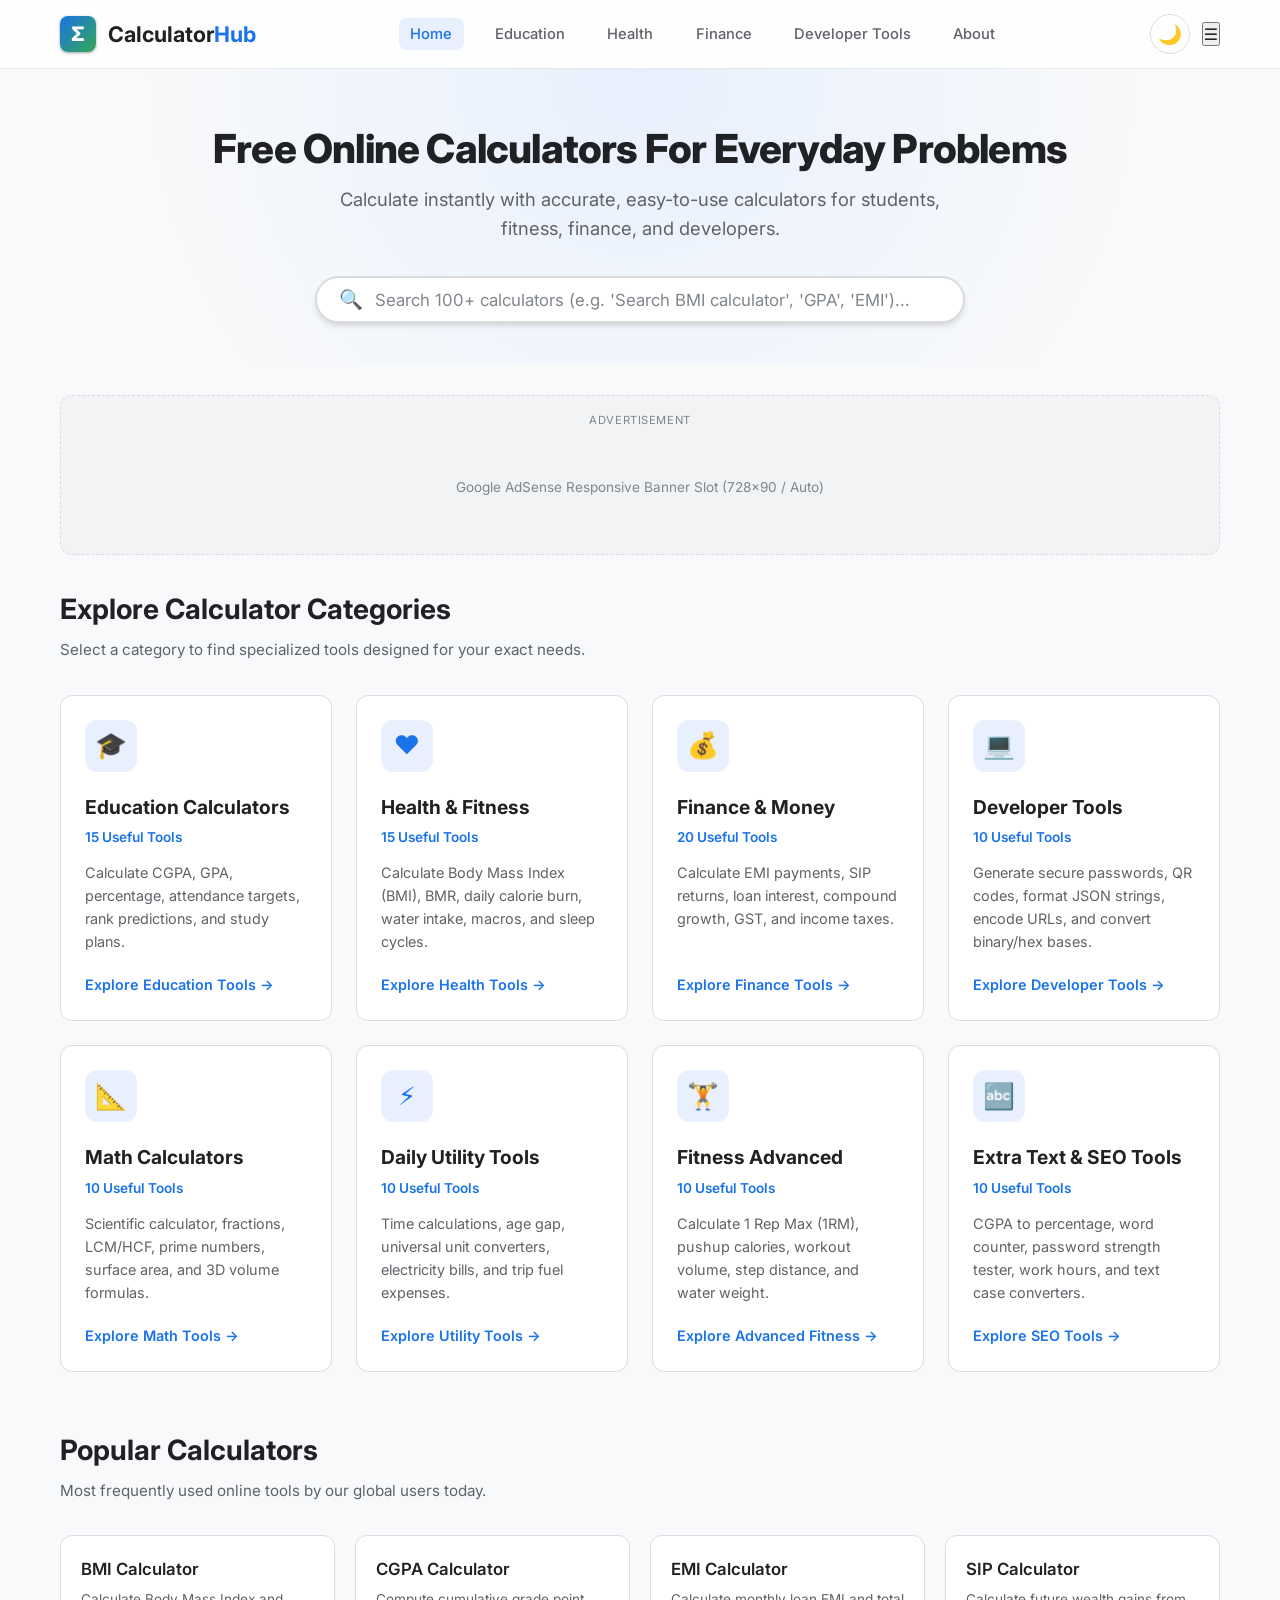
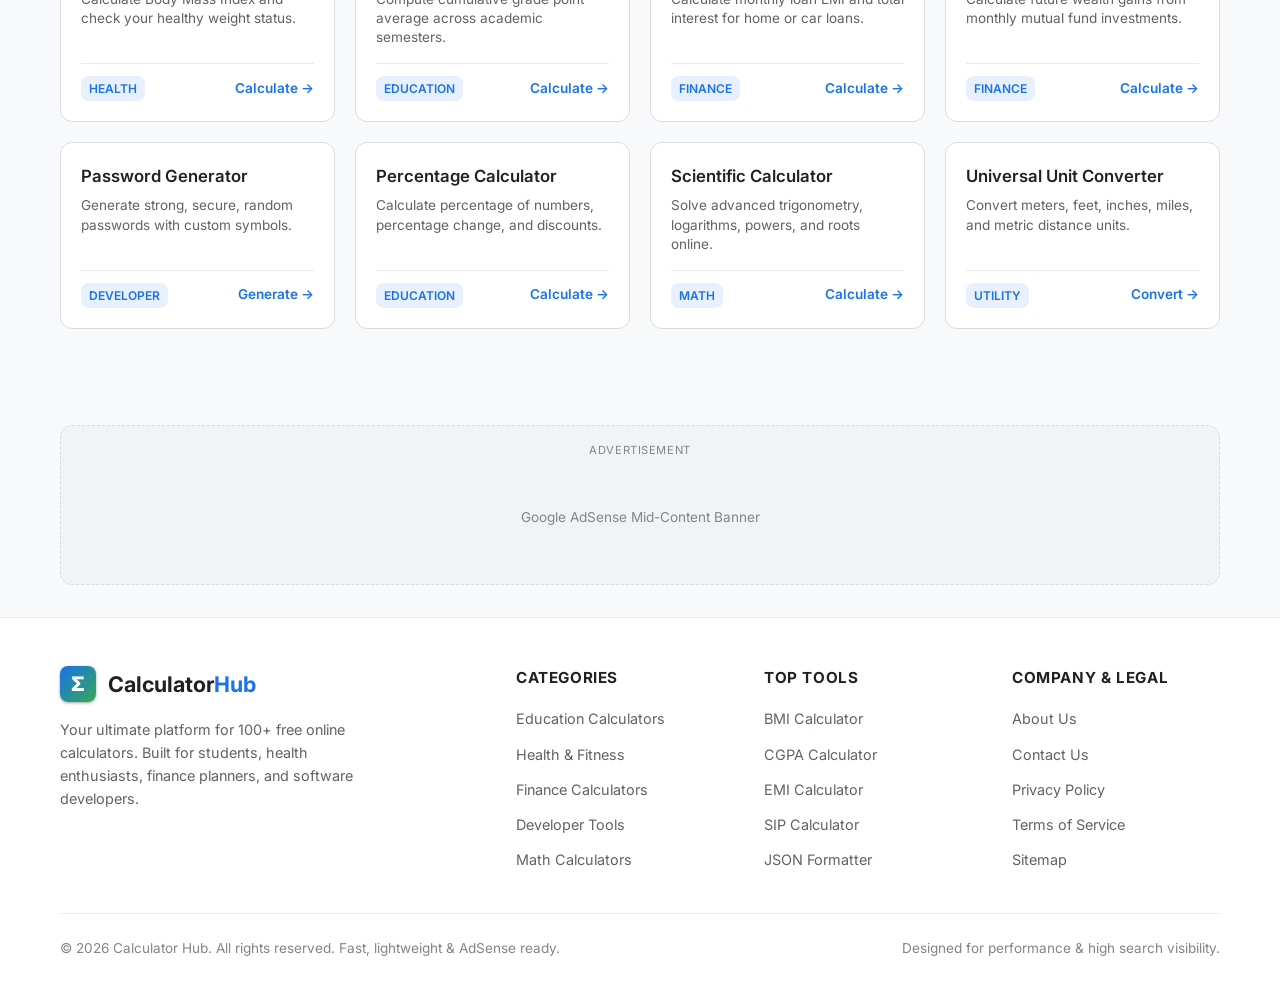
<file: index.html>
<!DOCTYPE html>
<html lang="en" data-theme="light">
<head>
  <meta charset="UTF-8">
  <meta name="viewport" content="width=device-width, initial-scale=1.0">
  <title>Calculator Hub - 100+ Free Online Calculators for Students, Finance, Health & Devs</title>
  <meta name="description" content="Free online calculator platform containing 100+ accurate calculators for GPA, BMI, Loan EMI, Scientific Math, Developer Tools, and daily utilities.">
  <meta name="keywords" content="calculators, online calculator, BMI calculator, GPA calculator, EMI calculator, SIP calculator, percentage calculator, scientific calculator">
  
  <!-- Open Graph / Social SEO -->
  <meta property="og:type" content="website">
  <meta property="og:title" content="Calculator Hub - 100+ Free Online Calculators">
  <meta property="og:description" content="Calculate instantly with 100+ free online calculators for education, health, finance, and developers.">
  <meta property="og:url" content="https://calculator-hub.com/">

  <!-- Canonical Link -->
  <link rel="canonical" href="https://calculator-hub.com/">
  
  <!-- CSS Stylesheet -->
  <link rel="stylesheet" href="/assets/css/styles.css">
  
  <!-- Google Fonts -->
  <link rel="preconnect" href="https://fonts.googleapis.com">
  <link rel="preconnect" href="https://fonts.gstatic.com" crossorigin>
  <link href="https://fonts.googleapis.com/css2?family=Inter:wght@400;500;600;700;800&family=JetBrains+Mono:wght@500;700&display=swap" rel="stylesheet">
</head>
<body>

  <!-- Header & Navigation -->
  <header class="header">
    <div class="container header-inner">
      <a href="/index.html" class="logo">
        <div class="logo-icon">Σ</div>
        <div class="logo-text">Calculator<span>Hub</span></div>
      </a>

      <nav>
        <ul class="nav-menu" id="nav-menu">
          <li><a href="/index.html" class="nav-link active">Home</a></li>
          <li><a href="/calculators/education.html" class="nav-link">Education</a></li>
          <li><a href="/calculators/health.html" class="nav-link">Health</a></li>
          <li><a href="/calculators/finance.html" class="nav-link">Finance</a></li>
          <li><a href="/calculators/developer.html" class="nav-link">Developer Tools</a></li>
          <li><a href="/pages/about.html" class="nav-link">About</a></li>
        </ul>
      </nav>

      <div class="header-actions">
        <button id="theme-toggle" class="theme-toggle-btn" aria-label="Toggle theme">🌙</button>
        <button id="mobile-menu-btn" class="mobile-menu-btn" aria-label="Open menu">☰</button>
      </div>
    </div>
  </header>

  <!-- Hero Section -->
  <section class="hero-section">
    <div class="container">
      <h1 class="hero-title">Free Online Calculators For Everyday Problems</h1>
      <p class="hero-subtitle">Calculate instantly with accurate, easy-to-use calculators for students, fitness, finance, and developers.</p>

      <!-- Instant Search Bar -->
      <div class="search-container">
        <div class="search-box">
          <span class="search-icon">🔍</span>
          <input type="text" class="search-input" placeholder="Search 100+ calculators (e.g. 'Search BMI calculator', 'GPA', 'EMI')..." aria-label="Search calculators">
        </div>
        <div class="search-results-dropdown"></div>
      </div>
    </div>
  </section>

  <!-- Top AdSense Banner Placeholder -->
  <div class="container">
    <div class="adsense-container adsense-banner">
      <div class="adsense-label">Advertisement</div>
      <div class="adsense-placeholder">Google AdSense Responsive Banner Slot (728x90 / Auto)</div>
    </div>
  </div>

  <main class="container" style="margin-bottom: 4rem;">
    
    <!-- Category Cards Section -->
    <section style="margin-bottom: 3.5rem;">
      <h2 class="section-title">Explore Calculator Categories</h2>
      <p class="section-subtitle">Select a category to find specialized tools designed for your exact needs.</p>

      <div class="category-grid">
        
        <!-- Category 1: Education -->
        <div class="category-card">
          <div class="category-card-icon">🎓</div>
          <h3 class="category-card-title">Education Calculators</h3>
          <div class="category-card-count">15 Useful Tools</div>
          <p class="category-card-desc">Calculate CGPA, GPA, percentage, attendance targets, rank predictions, and study plans.</p>
          <a href="/calculators/education.html" class="category-card-link">Explore Education Tools →</a>
        </div>

        <!-- Category 2: Health -->
        <div class="category-card">
          <div class="category-card-icon">❤️</div>
          <h3 class="category-card-title">Health & Fitness</h3>
          <div class="category-card-count">15 Useful Tools</div>
          <p class="category-card-desc">Calculate Body Mass Index (BMI), BMR, daily calorie burn, water intake, macros, and sleep cycles.</p>
          <a href="/calculators/health.html" class="category-card-link">Explore Health Tools →</a>
        </div>

        <!-- Category 3: Finance -->
        <div class="category-card">
          <div class="category-card-icon">💰</div>
          <h3 class="category-card-title">Finance & Money</h3>
          <div class="category-card-count">20 Useful Tools</div>
          <p class="category-card-desc">Calculate EMI payments, SIP returns, loan interest, compound growth, GST, and income taxes.</p>
          <a href="/calculators/finance.html" class="category-card-link">Explore Finance Tools →</a>
        </div>

        <!-- Category 4: Developer Tools -->
        <div class="category-card">
          <div class="category-card-icon">💻</div>
          <h3 class="category-card-title">Developer Tools</h3>
          <div class="category-card-count">10 Useful Tools</div>
          <p class="category-card-desc">Generate secure passwords, QR codes, format JSON strings, encode URLs, and convert binary/hex bases.</p>
          <a href="/calculators/developer.html" class="category-card-link">Explore Developer Tools →</a>
        </div>

        <!-- Category 5: Math -->
        <div class="category-card">
          <div class="category-card-icon">📐</div>
          <h3 class="category-card-title">Math Calculators</h3>
          <div class="category-card-count">10 Useful Tools</div>
          <p class="category-card-desc">Scientific calculator, fractions, LCM/HCF, prime numbers, surface area, and 3D volume formulas.</p>
          <a href="/calculators/math.html" class="category-card-link">Explore Math Tools →</a>
        </div>

        <!-- Category 6: Daily Utility Tools -->
        <div class="category-card">
          <div class="category-card-icon">⚡</div>
          <h3 class="category-card-title">Daily Utility Tools</h3>
          <div class="category-card-count">10 Useful Tools</div>
          <p class="category-card-desc">Time calculations, age gap, universal unit converters, electricity bills, and trip fuel expenses.</p>
          <a href="/calculators/daily-tools.html" class="category-card-link">Explore Utility Tools →</a>
        </div>

        <!-- Category 7: Fitness Advanced -->
        <div class="category-card">
          <div class="category-card-icon">🏋️</div>
          <h3 class="category-card-title">Fitness Advanced</h3>
          <div class="category-card-count">10 Useful Tools</div>
          <p class="category-card-desc">Calculate 1 Rep Max (1RM), pushup calories, workout volume, step distance, and water weight.</p>
          <a href="/calculators/fitness-advanced.html" class="category-card-link">Explore Advanced Fitness →</a>
        </div>

        <!-- Category 8: Extra SEO Tools -->
        <div class="category-card">
          <div class="category-card-icon">🔤</div>
          <h3 class="category-card-title">Extra Text & SEO Tools</h3>
          <div class="category-card-count">10 Useful Tools</div>
          <p class="category-card-desc">CGPA to percentage, word counter, password strength tester, work hours, and text case converters.</p>
          <a href="/calculators/seo-tools.html" class="category-card-link">Explore SEO Tools →</a>
        </div>

      </div>
    </section>

    <!-- Popular & Featured Calculators Grid -->
    <section>
      <h2 class="section-title">Popular Calculators</h2>
      <p class="section-subtitle">Most frequently used online tools by our global users today.</p>

      <div class="calculator-grid">
        
        <a href="/calculator.html?id=bmi-calculator" class="calculator-item-card">
          <div class="calculator-item-title">BMI Calculator</div>
          <div class="calculator-item-desc">Calculate Body Mass Index and check your healthy weight status.</div>
          <div class="calculator-item-footer">
            <span class="calculator-tag">HEALTH</span>
            <span style="font-size:0.85rem; font-weight:600; color:var(--accent-primary);">Calculate →</span>
          </div>
        </a>

        <a href="/calculator.html?id=cgpa-calculator" class="calculator-item-card">
          <div class="calculator-item-title">CGPA Calculator</div>
          <div class="calculator-item-desc">Compute cumulative grade point average across academic semesters.</div>
          <div class="calculator-item-footer">
            <span class="calculator-tag">EDUCATION</span>
            <span style="font-size:0.85rem; font-weight:600; color:var(--accent-primary);">Calculate →</span>
          </div>
        </a>

        <a href="/calculator.html?id=emi-calculator" class="calculator-item-card">
          <div class="calculator-item-title">EMI Calculator</div>
          <div class="calculator-item-desc">Calculate monthly loan EMI and total interest for home or car loans.</div>
          <div class="calculator-item-footer">
            <span class="calculator-tag">FINANCE</span>
            <span style="font-size:0.85rem; font-weight:600; color:var(--accent-primary);">Calculate →</span>
          </div>
        </a>

        <a href="/calculator.html?id=sip-calculator" class="calculator-item-card">
          <div class="calculator-item-title">SIP Calculator</div>
          <div class="calculator-item-desc">Calculate future wealth gains from monthly mutual fund investments.</div>
          <div class="calculator-item-footer">
            <span class="calculator-tag">FINANCE</span>
            <span style="font-size:0.85rem; font-weight:600; color:var(--accent-primary);">Calculate →</span>
          </div>
        </a>

        <a href="/calculator.html?id=password-generator" class="calculator-item-card">
          <div class="calculator-item-title">Password Generator</div>
          <div class="calculator-item-desc">Generate strong, secure, random passwords with custom symbols.</div>
          <div class="calculator-item-footer">
            <span class="calculator-tag">DEVELOPER</span>
            <span style="font-size:0.85rem; font-weight:600; color:var(--accent-primary);">Generate →</span>
          </div>
        </a>

        <a href="/calculator.html?id=percentage-calculator" class="calculator-item-card">
          <div class="calculator-item-title">Percentage Calculator</div>
          <div class="calculator-item-desc">Calculate percentage of numbers, percentage change, and discounts.</div>
          <div class="calculator-item-footer">
            <span class="calculator-tag">EDUCATION</span>
            <span style="font-size:0.85rem; font-weight:600; color:var(--accent-primary);">Calculate →</span>
          </div>
        </a>

        <a href="/calculator.html?id=scientific-calculator" class="calculator-item-card">
          <div class="calculator-item-title">Scientific Calculator</div>
          <div class="calculator-item-desc">Solve advanced trigonometry, logarithms, powers, and roots online.</div>
          <div class="calculator-item-footer">
            <span class="calculator-tag">MATH</span>
            <span style="font-size:0.85rem; font-weight:600; color:var(--accent-primary);">Calculate →</span>
          </div>
        </a>

        <a href="/calculator.html?id=unit-converter" class="calculator-item-card">
          <div class="calculator-item-title">Universal Unit Converter</div>
          <div class="calculator-item-desc">Convert meters, feet, inches, miles, and metric distance units.</div>
          <div class="calculator-item-footer">
            <span class="calculator-tag">UTILITY</span>
            <span style="font-size:0.85rem; font-weight:600; color:var(--accent-primary);">Convert →</span>
          </div>
        </a>

      </div>
    </section>

  </main>

  <!-- Bottom AdSense Slot -->
  <div class="container">
    <div class="adsense-container adsense-banner">
      <div class="adsense-label">Advertisement</div>
      <div class="adsense-placeholder">Google AdSense Mid-Content Banner</div>
    </div>
  </div>

  <!-- Footer -->
  <footer class="footer">
    <div class="container">
      <div class="footer-grid">
        <div class="footer-brand">
          <a href="/index.html" class="logo">
            <div class="logo-icon">Σ</div>
            <div class="logo-text">Calculator<span>Hub</span></div>
          </a>
          <p class="footer-desc">Your ultimate platform for 100+ free online calculators. Built for students, health enthusiasts, finance planners, and software developers.</p>
        </div>

        <div>
          <h4 class="footer-col-title">Categories</h4>
          <ul class="footer-links">
            <li><a href="/calculators/education.html" class="footer-link">Education Calculators</a></li>
            <li><a href="/calculators/health.html" class="footer-link">Health & Fitness</a></li>
            <li><a href="/calculators/finance.html" class="footer-link">Finance Calculators</a></li>
            <li><a href="/calculators/developer.html" class="footer-link">Developer Tools</a></li>
            <li><a href="/calculators/math.html" class="footer-link">Math Calculators</a></li>
          </ul>
        </div>

        <div>
          <h4 class="footer-col-title">Top Tools</h4>
          <ul class="footer-links">
            <li><a href="/calculator.html?id=bmi-calculator" class="footer-link">BMI Calculator</a></li>
            <li><a href="/calculator.html?id=cgpa-calculator" class="footer-link">CGPA Calculator</a></li>
            <li><a href="/calculator.html?id=emi-calculator" class="footer-link">EMI Calculator</a></li>
            <li><a href="/calculator.html?id=sip-calculator" class="footer-link">SIP Calculator</a></li>
            <li><a href="/calculator.html?id=json-formatter" class="footer-link">JSON Formatter</a></li>
          </ul>
        </div>

        <div>
          <h4 class="footer-col-title">Company & Legal</h4>
          <ul class="footer-links">
            <li><a href="/pages/about.html" class="footer-link">About Us</a></li>
            <li><a href="/pages/contact.html" class="footer-link">Contact Us</a></li>
            <li><a href="/pages/privacy-policy.html" class="footer-link">Privacy Policy</a></li>
            <li><a href="/pages/terms.html" class="footer-link">Terms of Service</a></li>
            <li><a href="/sitemap.xml" class="footer-link">Sitemap</a></li>
          </ul>
        </div>
      </div>

      <div class="footer-bottom">
        <div>&copy; 2026 Calculator Hub. All rights reserved. Fast, lightweight & AdSense ready.</div>
        <div>Designed for performance & high search visibility.</div>
      </div>
    </div>
  </footer>

  <!-- Scripts -->
  <script src="/assets/js/calculators-db.js"></script>
  <script src="/assets/js/calculator-engine.js"></script>
  <script src="/assets/js/app.js"></script>
</body>
</html>
</file>
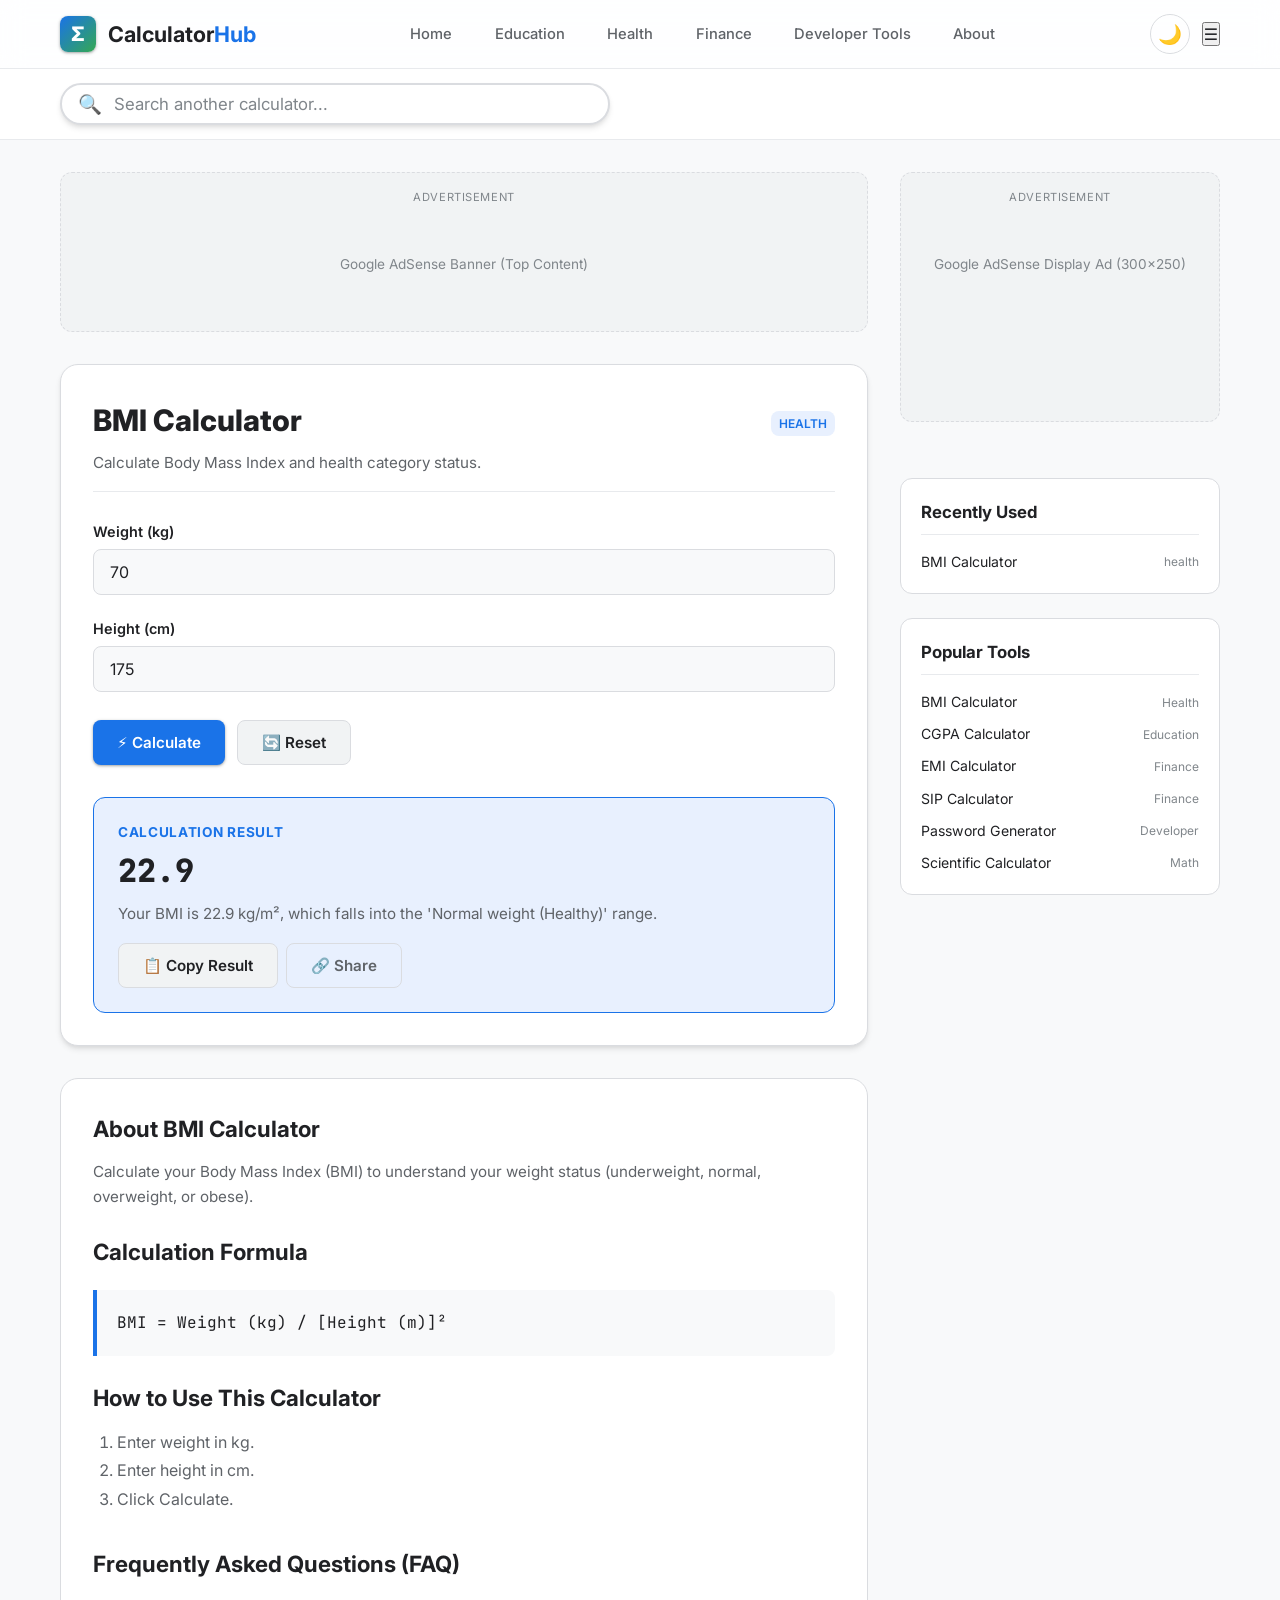
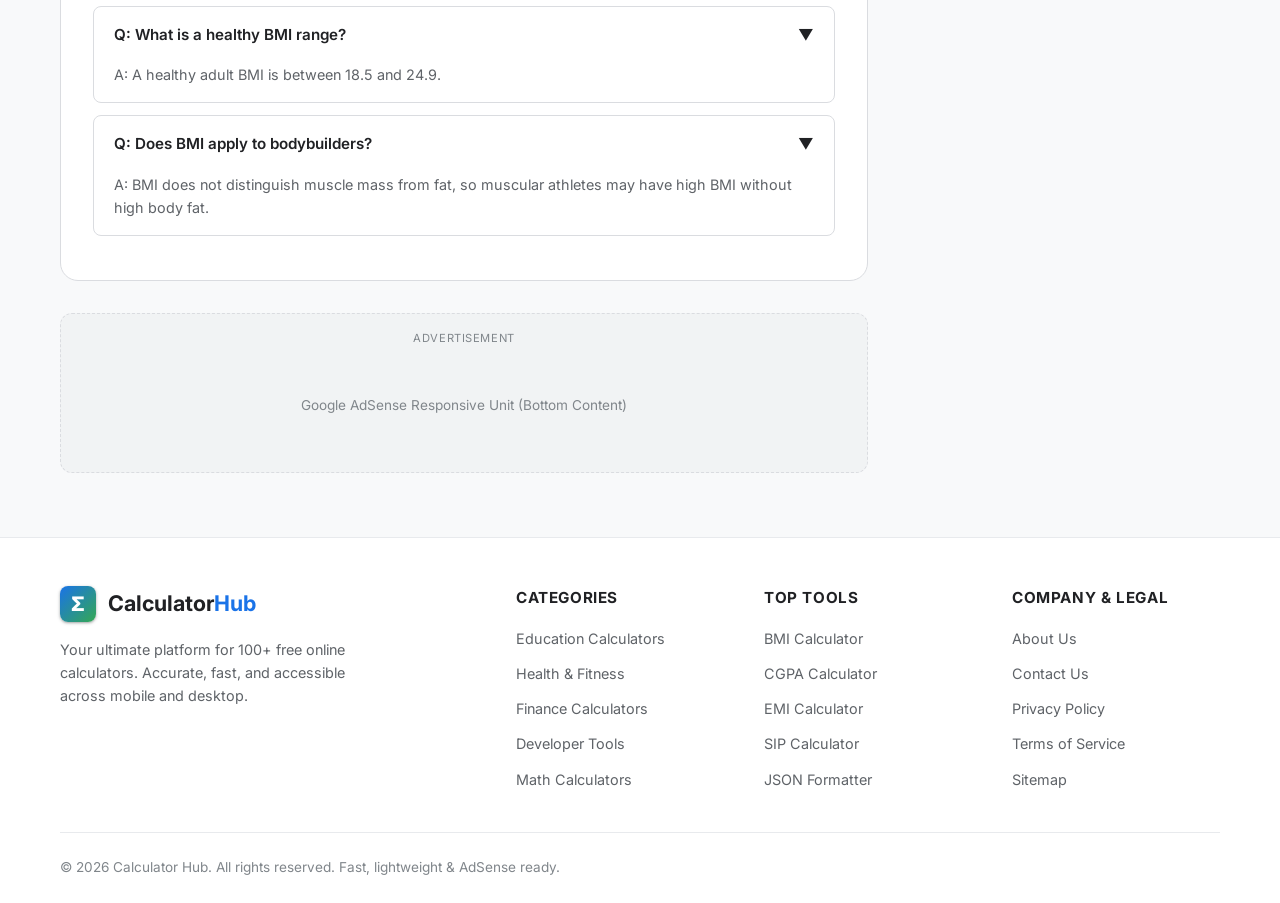
<file: calculator.html>
<!DOCTYPE html>
<html lang="en" data-theme="light">
<head>
  <meta charset="UTF-8">
  <meta name="viewport" content="width=device-width, initial-scale=1.0">
  <title>Calculator - Calculator Hub</title>
  <meta name="description" content="Calculate accurate values online with step-by-step formulas, explanations, and guides.">
  
  <link rel="stylesheet" href="/assets/css/styles.css">
  <link rel="preconnect" href="https://fonts.googleapis.com">
  <link rel="preconnect" href="https://fonts.gstatic.com" crossorigin>
  <link href="https://fonts.googleapis.com/css2?family=Inter:wght@400;500;600;700;800&family=JetBrains+Mono:wght@500;700&display=swap" rel="stylesheet">
</head>
<body>

  <!-- Header -->
  <header class="header">
    <div class="container header-inner">
      <a href="/index.html" class="logo">
        <div class="logo-icon">Σ</div>
        <div class="logo-text">Calculator<span>Hub</span></div>
      </a>

      <nav>
        <ul class="nav-menu" id="nav-menu">
          <li><a href="/index.html" class="nav-link">Home</a></li>
          <li><a href="/calculators/education.html" class="nav-link">Education</a></li>
          <li><a href="/calculators/health.html" class="nav-link">Health</a></li>
          <li><a href="/calculators/finance.html" class="nav-link">Finance</a></li>
          <li><a href="/calculators/developer.html" class="nav-link">Developer Tools</a></li>
          <li><a href="/pages/about.html" class="nav-link">About</a></li>
        </ul>
      </nav>

      <div class="header-actions">
        <button id="theme-toggle" class="theme-toggle-btn" aria-label="Toggle theme">🌙</button>
        <button id="mobile-menu-btn" class="mobile-menu-btn" aria-label="Open menu">☰</button>
      </div>
    </div>
  </header>

  <!-- Top Search Sub-header -->
  <div style="background:var(--bg-surface); border-bottom:1px solid var(--border-light); padding:0.85rem 0;">
    <div class="container">
      <div class="search-container" style="max-width:550px; margin:0;">
        <div class="search-box" style="padding:0.25rem 0.6rem 0.25rem 1rem;">
          <span class="search-icon">🔍</span>
          <input type="text" class="search-input" placeholder="Search another calculator..." aria-label="Search another calculator">
        </div>
        <div class="search-results-dropdown"></div>
      </div>
    </div>
  </div>

  <!-- Calculator Page Main Layout -->
  <div class="container">
    <div class="calculator-page-layout">
      
      <!-- Main Content Area -->
      <main class="calculator-main-content">
        <!-- AdSense Banner Top -->
        <div class="adsense-container adsense-banner" style="margin-top:0;">
          <div class="adsense-label">Advertisement</div>
          <div class="adsense-placeholder">Google AdSense Banner (Top Content)</div>
        </div>

        <!-- Mount Point for Calculator Engine & SEO Content -->
        <div id="calculator-mount"></div>

        <!-- AdSense Banner Bottom -->
        <div class="adsense-container adsense-banner">
          <div class="adsense-label">Advertisement</div>
          <div class="adsense-placeholder">Google AdSense Responsive Unit (Bottom Content)</div>
        </div>
      </main>

      <!-- Sidebar -->
      <aside class="calculator-sidebar">
        <!-- Sidebar AdSense Slot -->
        <div class="adsense-container adsense-sidebar" style="margin-top:0;">
          <div class="adsense-label">Advertisement</div>
          <div class="adsense-placeholder">Google AdSense Display Ad (300x250)</div>
        </div>

        <!-- Recently Used Widget -->
        <div class="sidebar-widget">
          <h3 class="sidebar-widget-title">Recently Used</h3>
          <ul class="recent-list" id="recent-calculators-mount">
            <!-- Populated via LocalStorage -->
          </ul>
        </div>

        <!-- Popular Tools Widget -->
        <div class="sidebar-widget">
          <h3 class="sidebar-widget-title">Popular Tools</h3>
          <ul class="popular-list">
            <li><a href="/calculator.html?id=bmi-calculator" class="recent-item-link"><span>BMI Calculator</span> <span style="font-size:0.75rem; color:var(--text-muted);">Health</span></a></li>
            <li><a href="/calculator.html?id=cgpa-calculator" class="recent-item-link"><span>CGPA Calculator</span> <span style="font-size:0.75rem; color:var(--text-muted);">Education</span></a></li>
            <li><a href="/calculator.html?id=emi-calculator" class="recent-item-link"><span>EMI Calculator</span> <span style="font-size:0.75rem; color:var(--text-muted);">Finance</span></a></li>
            <li><a href="/calculator.html?id=sip-calculator" class="recent-item-link"><span>SIP Calculator</span> <span style="font-size:0.75rem; color:var(--text-muted);">Finance</span></a></li>
            <li><a href="/calculator.html?id=password-generator" class="recent-item-link"><span>Password Generator</span> <span style="font-size:0.75rem; color:var(--text-muted);">Developer</span></a></li>
            <li><a href="/calculator.html?id=scientific-calculator" class="recent-item-link"><span>Scientific Calculator</span> <span style="font-size:0.75rem; color:var(--text-muted);">Math</span></a></li>
          </ul>
        </div>
      </aside>

    </div>
  </div>

  <!-- Footer -->
  <footer class="footer">
    <div class="container">
      <div class="footer-grid">
        <div class="footer-brand">
          <a href="/index.html" class="logo">
            <div class="logo-icon">Σ</div>
            <div class="logo-text">Calculator<span>Hub</span></div>
          </a>
          <p class="footer-desc">Your ultimate platform for 100+ free online calculators. Accurate, fast, and accessible across mobile and desktop.</p>
        </div>

        <div>
          <h4 class="footer-col-title">Categories</h4>
          <ul class="footer-links">
            <li><a href="/calculators/education.html" class="footer-link">Education Calculators</a></li>
            <li><a href="/calculators/health.html" class="footer-link">Health & Fitness</a></li>
            <li><a href="/calculators/finance.html" class="footer-link">Finance Calculators</a></li>
            <li><a href="/calculators/developer.html" class="footer-link">Developer Tools</a></li>
            <li><a href="/calculators/math.html" class="footer-link">Math Calculators</a></li>
          </ul>
        </div>

        <div>
          <h4 class="footer-col-title">Top Tools</h4>
          <ul class="footer-links">
            <li><a href="/calculator.html?id=bmi-calculator" class="footer-link">BMI Calculator</a></li>
            <li><a href="/calculator.html?id=cgpa-calculator" class="footer-link">CGPA Calculator</a></li>
            <li><a href="/calculator.html?id=emi-calculator" class="footer-link">EMI Calculator</a></li>
            <li><a href="/calculator.html?id=sip-calculator" class="footer-link">SIP Calculator</a></li>
            <li><a href="/calculator.html?id=json-formatter" class="footer-link">JSON Formatter</a></li>
          </ul>
        </div>

        <div>
          <h4 class="footer-col-title">Company & Legal</h4>
          <ul class="footer-links">
            <li><a href="/pages/about.html" class="footer-link">About Us</a></li>
            <li><a href="/pages/contact.html" class="footer-link">Contact Us</a></li>
            <li><a href="/pages/privacy-policy.html" class="footer-link">Privacy Policy</a></li>
            <li><a href="/pages/terms.html" class="footer-link">Terms of Service</a></li>
            <li><a href="/sitemap.xml" class="footer-link">Sitemap</a></li>
          </ul>
        </div>
      </div>

      <div class="footer-bottom">
        <div>&copy; 2026 Calculator Hub. All rights reserved. Fast, lightweight & AdSense ready.</div>
      </div>
    </div>
  </footer>

  <!-- Scripts -->
  <script src="/assets/js/calculators-db.js"></script>
  <script src="/assets/js/calculator-engine.js"></script>
  <script src="/assets/js/app.js"></script>
</body>
</html>
</file>
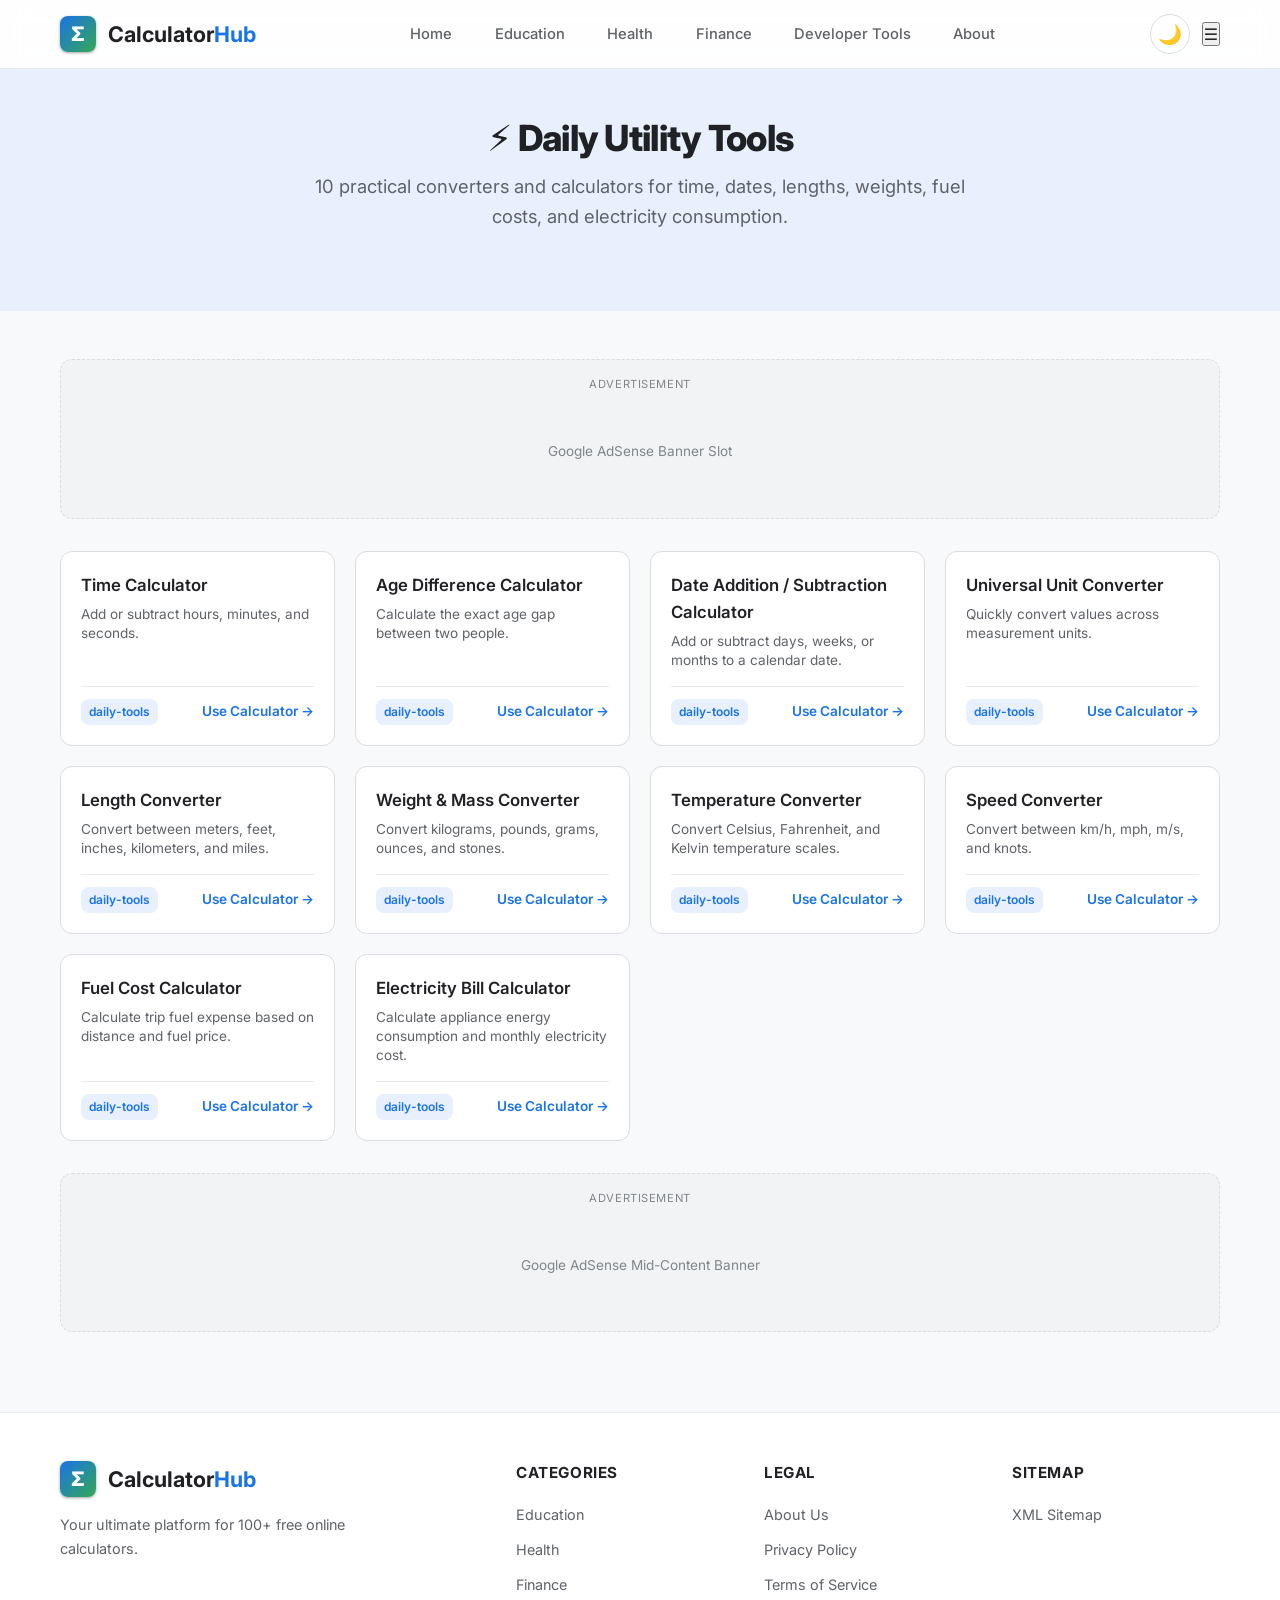
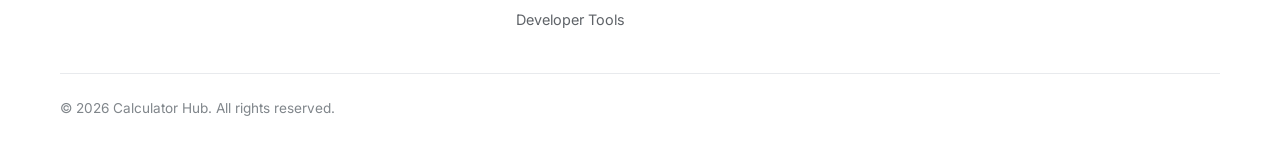
<file: calculators/daily-tools.html>
<!DOCTYPE html>
<html lang="en" data-theme="light">
<head>
  <meta charset="UTF-8">
  <meta name="viewport" content="width=device-width, initial-scale=1.0">
  <title>Daily Utility Tools - Time, Date, Unit Converters & Bills</title>
  <meta name="description" content="Free online daily utility tools. Time duration addition/subtraction, age difference, unit converters, fuel trip cost, and electricity bill calculators.">
  <link rel="stylesheet" href="/assets/css/styles.css">
  <link rel="preconnect" href="https://fonts.googleapis.com">
  <link rel="preconnect" href="https://fonts.gstatic.com" crossorigin>
  <link href="https://fonts.googleapis.com/css2?family=Inter:wght@400;500;600;700;800&family=JetBrains+Mono:wght@500;700&display=swap" rel="stylesheet">
</head>
<body>
  <header class="header">
    <div class="container header-inner">
      <a href="/index.html" class="logo">
        <div class="logo-icon">Σ</div>
        <div class="logo-text">Calculator<span>Hub</span></div>
      </a>
      <nav>
        <ul class="nav-menu" id="nav-menu">
          <li><a href="/index.html" class="nav-link">Home</a></li>
          <li><a href="/calculators/education.html" class="nav-link">Education</a></li>
          <li><a href="/calculators/health.html" class="nav-link">Health</a></li>
          <li><a href="/calculators/finance.html" class="nav-link">Finance</a></li>
          <li><a href="/calculators/developer.html" class="nav-link">Developer Tools</a></li>
          <li><a href="/pages/about.html" class="nav-link">About</a></li>
        </ul>
      </nav>
      <div class="header-actions">
        <button id="theme-toggle" class="theme-toggle-btn" aria-label="Toggle theme">🌙</button>
        <button id="mobile-menu-btn" class="mobile-menu-btn" aria-label="Open menu">☰</button>
      </div>
    </div>
  </header>

  <div style="background:var(--accent-light); padding: 3rem 0; text-align: center;">
    <div class="container">
      <h1 class="hero-title" style="font-size:2.25rem;">⚡ Daily Utility Tools</h1>
      <p class="hero-subtitle">10 practical converters and calculators for time, dates, lengths, weights, fuel costs, and electricity consumption.</p>
    </div>
  </div>

  <main class="container" style="margin: 3rem auto;">
    <div class="adsense-container adsense-banner" style="margin-top:0;">
      <div class="adsense-label">Advertisement</div>
      <div class="adsense-placeholder">Google AdSense Banner Slot</div>
    </div>

    <div class="calculator-grid" id="category-grid-mount" data-category="daily-tools"></div>

    <div class="adsense-container adsense-banner">
      <div class="adsense-label">Advertisement</div>
      <div class="adsense-placeholder">Google AdSense Mid-Content Banner</div>
    </div>
  </main>

  <footer class="footer">
    <div class="container">
      <div class="footer-grid">
        <div class="footer-brand">
          <a href="/index.html" class="logo">
            <div class="logo-icon">Σ</div>
            <div class="logo-text">Calculator<span>Hub</span></div>
          </a>
          <p class="footer-desc">Your ultimate platform for 100+ free online calculators.</p>
        </div>
        <div>
          <h4 class="footer-col-title">Categories</h4>
          <ul class="footer-links">
            <li><a href="/calculators/education.html" class="footer-link">Education</a></li>
            <li><a href="/calculators/health.html" class="footer-link">Health</a></li>
            <li><a href="/calculators/finance.html" class="footer-link">Finance</a></li>
            <li><a href="/calculators/developer.html" class="footer-link">Developer Tools</a></li>
          </ul>
        </div>
        <div>
          <h4 class="footer-col-title">Legal</h4>
          <ul class="footer-links">
            <li><a href="/pages/about.html" class="footer-link">About Us</a></li>
            <li><a href="/pages/privacy-policy.html" class="footer-link">Privacy Policy</a></li>
            <li><a href="/pages/terms.html" class="footer-link">Terms of Service</a></li>
          </ul>
        </div>
        <div>
          <h4 class="footer-col-title">Sitemap</h4>
          <ul class="footer-links">
            <li><a href="/sitemap.xml" class="footer-link">XML Sitemap</a></li>
          </ul>
        </div>
      </div>
      <div class="footer-bottom">
        <div>&copy; 2026 Calculator Hub. All rights reserved.</div>
      </div>
    </div>
  </footer>

  <script src="/assets/js/calculators-db.js"></script>
  <script src="/assets/js/calculator-engine.js"></script>
  <script src="/assets/js/app.js"></script>
</body>
</html>
</file>
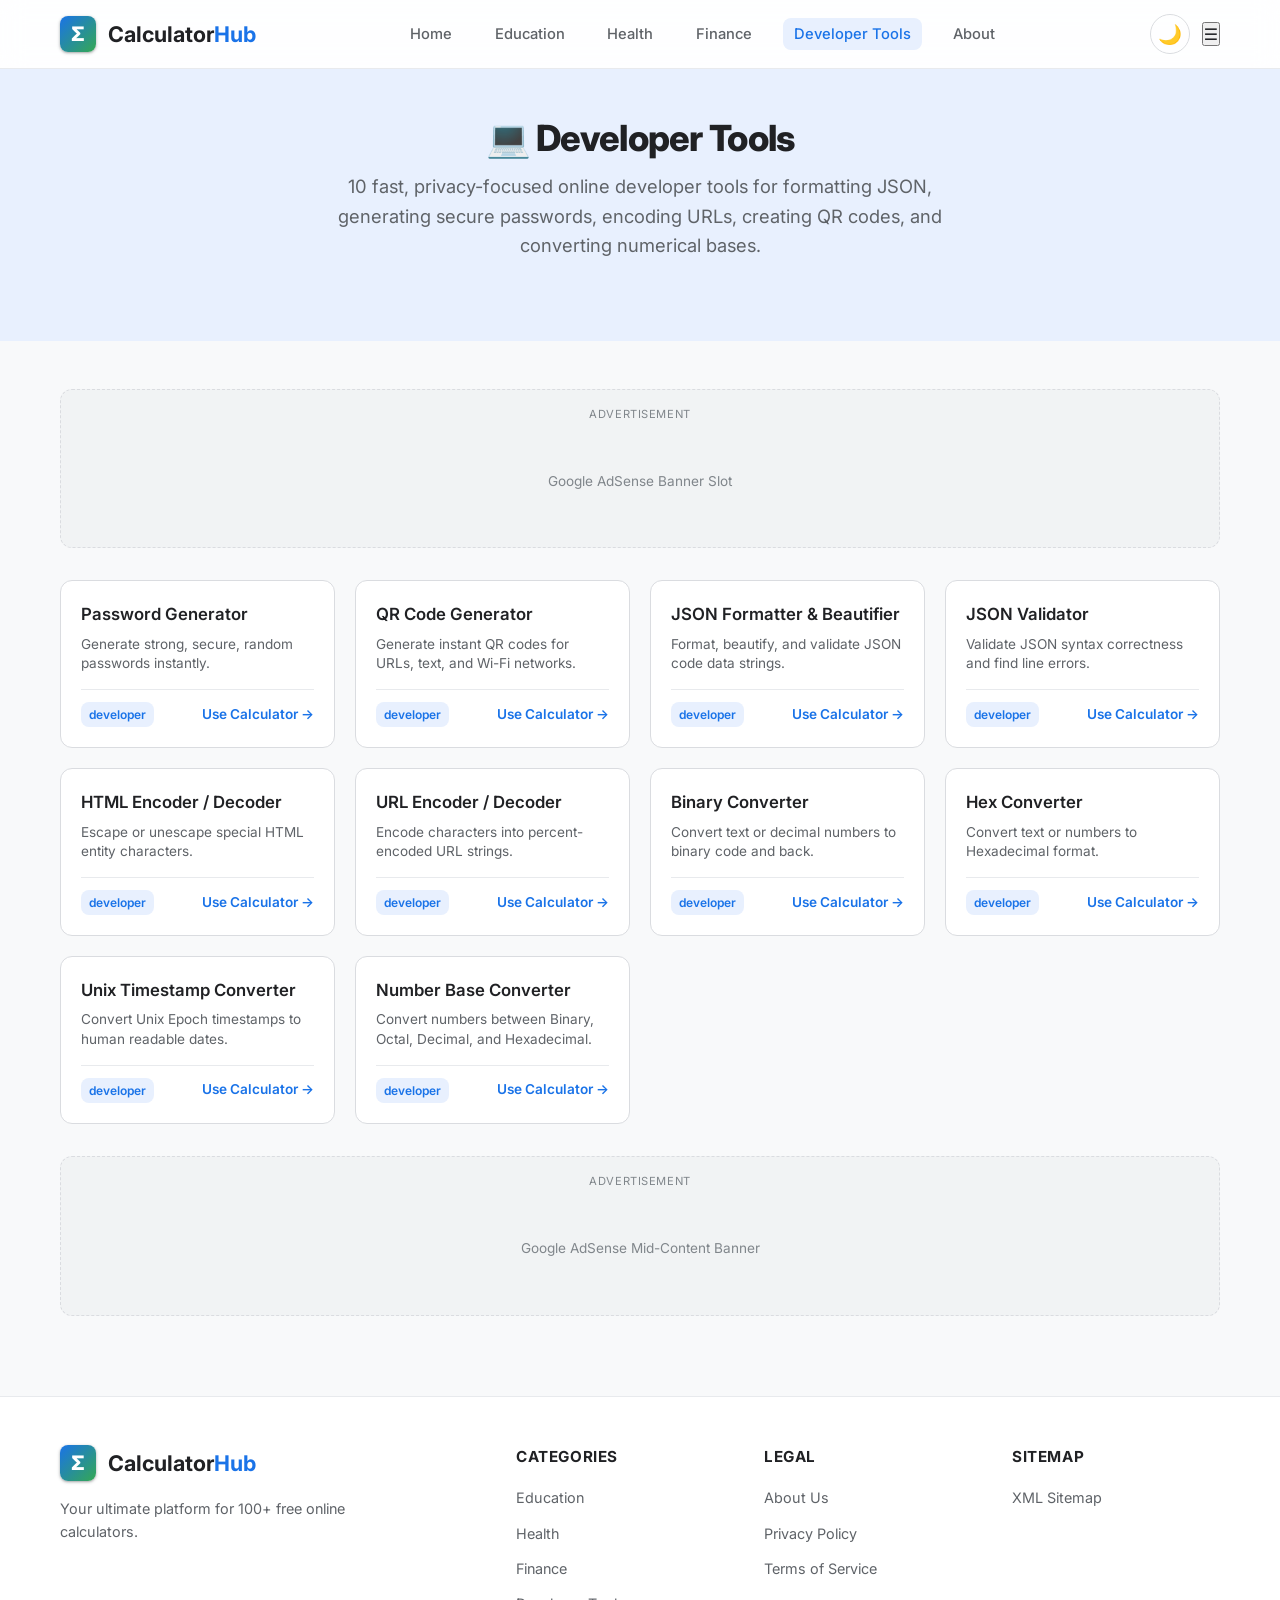
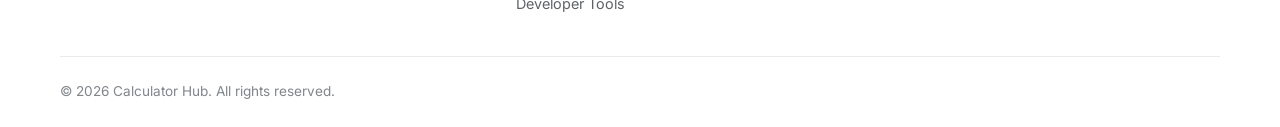
<file: calculators/developer.html>
<!DOCTYPE html>
<html lang="en" data-theme="light">
<head>
  <meta charset="UTF-8">
  <meta name="viewport" content="width=device-width, initial-scale=1.0">
  <title>Developer Tools - Password Generator, QR Code, JSON Formatter & Base Converters</title>
  <meta name="description" content="Free online developer tools: Password generator, QR code generator, JSON beautifier and validator, HTML/URL encoders, and binary/hex base converters.">
  <link rel="stylesheet" href="/assets/css/styles.css">
  <link rel="preconnect" href="https://fonts.googleapis.com">
  <link rel="preconnect" href="https://fonts.gstatic.com" crossorigin>
  <link href="https://fonts.googleapis.com/css2?family=Inter:wght@400;500;600;700;800&family=JetBrains+Mono:wght@500;700&display=swap" rel="stylesheet">
</head>
<body>
  <header class="header">
    <div class="container header-inner">
      <a href="/index.html" class="logo">
        <div class="logo-icon">Σ</div>
        <div class="logo-text">Calculator<span>Hub</span></div>
      </a>
      <nav>
        <ul class="nav-menu" id="nav-menu">
          <li><a href="/index.html" class="nav-link">Home</a></li>
          <li><a href="/calculators/education.html" class="nav-link">Education</a></li>
          <li><a href="/calculators/health.html" class="nav-link">Health</a></li>
          <li><a href="/calculators/finance.html" class="nav-link">Finance</a></li>
          <li><a href="/calculators/developer.html" class="nav-link active">Developer Tools</a></li>
          <li><a href="/pages/about.html" class="nav-link">About</a></li>
        </ul>
      </nav>
      <div class="header-actions">
        <button id="theme-toggle" class="theme-toggle-btn" aria-label="Toggle theme">🌙</button>
        <button id="mobile-menu-btn" class="mobile-menu-btn" aria-label="Open menu">☰</button>
      </div>
    </div>
  </header>

  <div style="background:var(--accent-light); padding: 3rem 0; text-align: center;">
    <div class="container">
      <h1 class="hero-title" style="font-size:2.25rem;">💻 Developer Tools</h1>
      <p class="hero-subtitle">10 fast, privacy-focused online developer tools for formatting JSON, generating secure passwords, encoding URLs, creating QR codes, and converting numerical bases.</p>
    </div>
  </div>

  <main class="container" style="margin: 3rem auto;">
    <div class="adsense-container adsense-banner" style="margin-top:0;">
      <div class="adsense-label">Advertisement</div>
      <div class="adsense-placeholder">Google AdSense Banner Slot</div>
    </div>

    <div class="calculator-grid" id="category-grid-mount" data-category="developer"></div>

    <div class="adsense-container adsense-banner">
      <div class="adsense-label">Advertisement</div>
      <div class="adsense-placeholder">Google AdSense Mid-Content Banner</div>
    </div>
  </main>

  <footer class="footer">
    <div class="container">
      <div class="footer-grid">
        <div class="footer-brand">
          <a href="/index.html" class="logo">
            <div class="logo-icon">Σ</div>
            <div class="logo-text">Calculator<span>Hub</span></div>
          </a>
          <p class="footer-desc">Your ultimate platform for 100+ free online calculators.</p>
        </div>
        <div>
          <h4 class="footer-col-title">Categories</h4>
          <ul class="footer-links">
            <li><a href="/calculators/education.html" class="footer-link">Education</a></li>
            <li><a href="/calculators/health.html" class="footer-link">Health</a></li>
            <li><a href="/calculators/finance.html" class="footer-link">Finance</a></li>
            <li><a href="/calculators/developer.html" class="footer-link">Developer Tools</a></li>
          </ul>
        </div>
        <div>
          <h4 class="footer-col-title">Legal</h4>
          <ul class="footer-links">
            <li><a href="/pages/about.html" class="footer-link">About Us</a></li>
            <li><a href="/pages/privacy-policy.html" class="footer-link">Privacy Policy</a></li>
            <li><a href="/pages/terms.html" class="footer-link">Terms of Service</a></li>
          </ul>
        </div>
        <div>
          <h4 class="footer-col-title">Sitemap</h4>
          <ul class="footer-links">
            <li><a href="/sitemap.xml" class="footer-link">XML Sitemap</a></li>
          </ul>
        </div>
      </div>
      <div class="footer-bottom">
        <div>&copy; 2026 Calculator Hub. All rights reserved.</div>
      </div>
    </div>
  </footer>

  <script src="/assets/js/calculators-db.js"></script>
  <script src="/assets/js/calculator-engine.js"></script>
  <script src="/assets/js/app.js"></script>
</body>
</html>
</file>
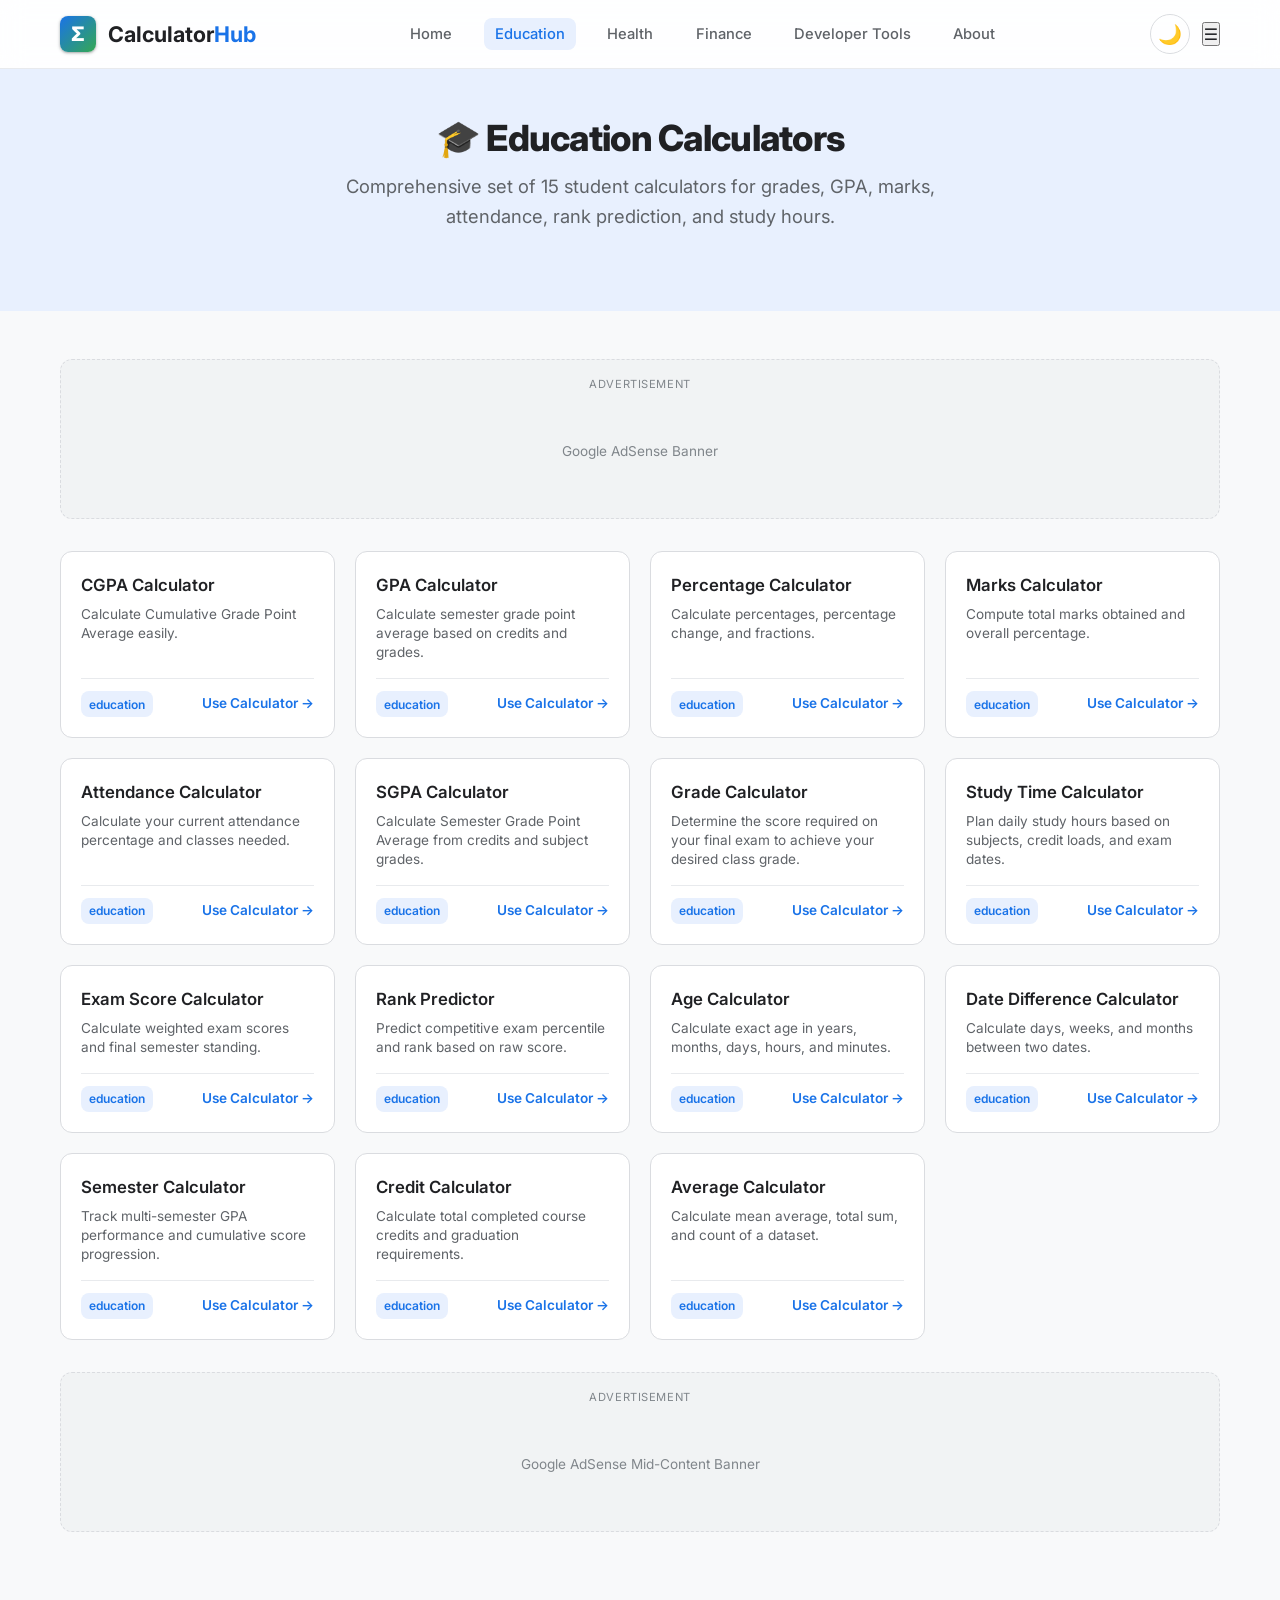
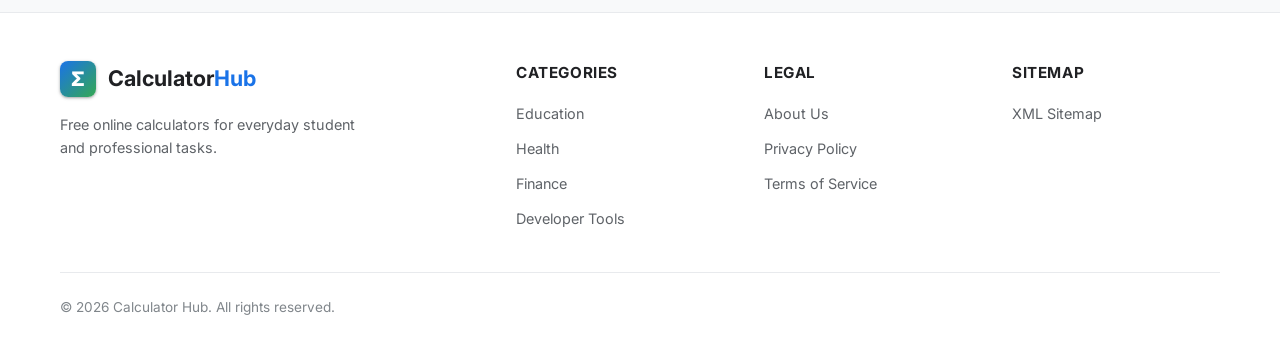
<file: calculators/education.html>
<!DOCTYPE html>
<html lang="en" data-theme="light">
<head>
  <meta charset="UTF-8">
  <meta name="viewport" content="width=device-width, initial-scale=1.0">
  <title>Education Calculators - CGPA, GPA, Marks & Attendance Calculators</title>
  <meta name="description" content="Free online education calculators for school, college, and university students. Calculate CGPA, GPA, percentage, attendance, SGPA, grades, and study plans.">
  <link rel="stylesheet" href="/assets/css/styles.css">
  <link rel="preconnect" href="https://fonts.googleapis.com">
  <link rel="preconnect" href="https://fonts.gstatic.com" crossorigin>
  <link href="https://fonts.googleapis.com/css2?family=Inter:wght@400;500;600;700;800&family=JetBrains+Mono:wght@500;700&display=swap" rel="stylesheet">
</head>
<body>
  <!-- Header -->
  <header class="header">
    <div class="container header-inner">
      <a href="/index.html" class="logo">
        <div class="logo-icon">Σ</div>
        <div class="logo-text">Calculator<span>Hub</span></div>
      </a>
      <nav>
        <ul class="nav-menu" id="nav-menu">
          <li><a href="/index.html" class="nav-link">Home</a></li>
          <li><a href="/calculators/education.html" class="nav-link active">Education</a></li>
          <li><a href="/calculators/health.html" class="nav-link">Health</a></li>
          <li><a href="/calculators/finance.html" class="nav-link">Finance</a></li>
          <li><a href="/calculators/developer.html" class="nav-link">Developer Tools</a></li>
          <li><a href="/pages/about.html" class="nav-link">About</a></li>
        </ul>
      </nav>
      <div class="header-actions">
        <button id="theme-toggle" class="theme-toggle-btn" aria-label="Toggle theme">🌙</button>
        <button id="mobile-menu-btn" class="mobile-menu-btn" aria-label="Open menu">☰</button>
      </div>
    </div>
  </header>

  <!-- Hero Header -->
  <div style="background:var(--accent-light); padding: 3rem 0; text-align: center;">
    <div class="container">
      <h1 class="hero-title" style="font-size:2.25rem;">🎓 Education Calculators</h1>
      <p class="hero-subtitle">Comprehensive set of 15 student calculators for grades, GPA, marks, attendance, rank prediction, and study hours.</p>
    </div>
  </div>

  <!-- Main Content -->
  <main class="container" style="margin: 3rem auto;">
    <div class="adsense-container adsense-banner" style="margin-top:0;">
      <div class="adsense-label">Advertisement</div>
      <div class="adsense-placeholder">Google AdSense Banner</div>
    </div>

    <!-- Category Grid Mount -->
    <div class="calculator-grid" id="category-grid-mount" data-category="education"></div>

    <div class="adsense-container adsense-banner">
      <div class="adsense-label">Advertisement</div>
      <div class="adsense-placeholder">Google AdSense Mid-Content Banner</div>
    </div>
  </main>

  <!-- Footer -->
  <footer class="footer">
    <div class="container">
      <div class="footer-grid">
        <div class="footer-brand">
          <a href="/index.html" class="logo">
            <div class="logo-icon">Σ</div>
            <div class="logo-text">Calculator<span>Hub</span></div>
          </a>
          <p class="footer-desc">Free online calculators for everyday student and professional tasks.</p>
        </div>
        <div>
          <h4 class="footer-col-title">Categories</h4>
          <ul class="footer-links">
            <li><a href="/calculators/education.html" class="footer-link">Education</a></li>
            <li><a href="/calculators/health.html" class="footer-link">Health</a></li>
            <li><a href="/calculators/finance.html" class="footer-link">Finance</a></li>
            <li><a href="/calculators/developer.html" class="footer-link">Developer Tools</a></li>
          </ul>
        </div>
        <div>
          <h4 class="footer-col-title">Legal</h4>
          <ul class="footer-links">
            <li><a href="/pages/about.html" class="footer-link">About Us</a></li>
            <li><a href="/pages/privacy-policy.html" class="footer-link">Privacy Policy</a></li>
            <li><a href="/pages/terms.html" class="footer-link">Terms of Service</a></li>
          </ul>
        </div>
        <div>
          <h4 class="footer-col-title">Sitemap</h4>
          <ul class="footer-links">
            <li><a href="/sitemap.xml" class="footer-link">XML Sitemap</a></li>
          </ul>
        </div>
      </div>
      <div class="footer-bottom">
        <div>&copy; 2026 Calculator Hub. All rights reserved.</div>
      </div>
    </div>
  </footer>

  <script src="/assets/js/calculators-db.js"></script>
  <script src="/assets/js/calculator-engine.js"></script>
  <script src="/assets/js/app.js"></script>
</body>
</html>
</file>
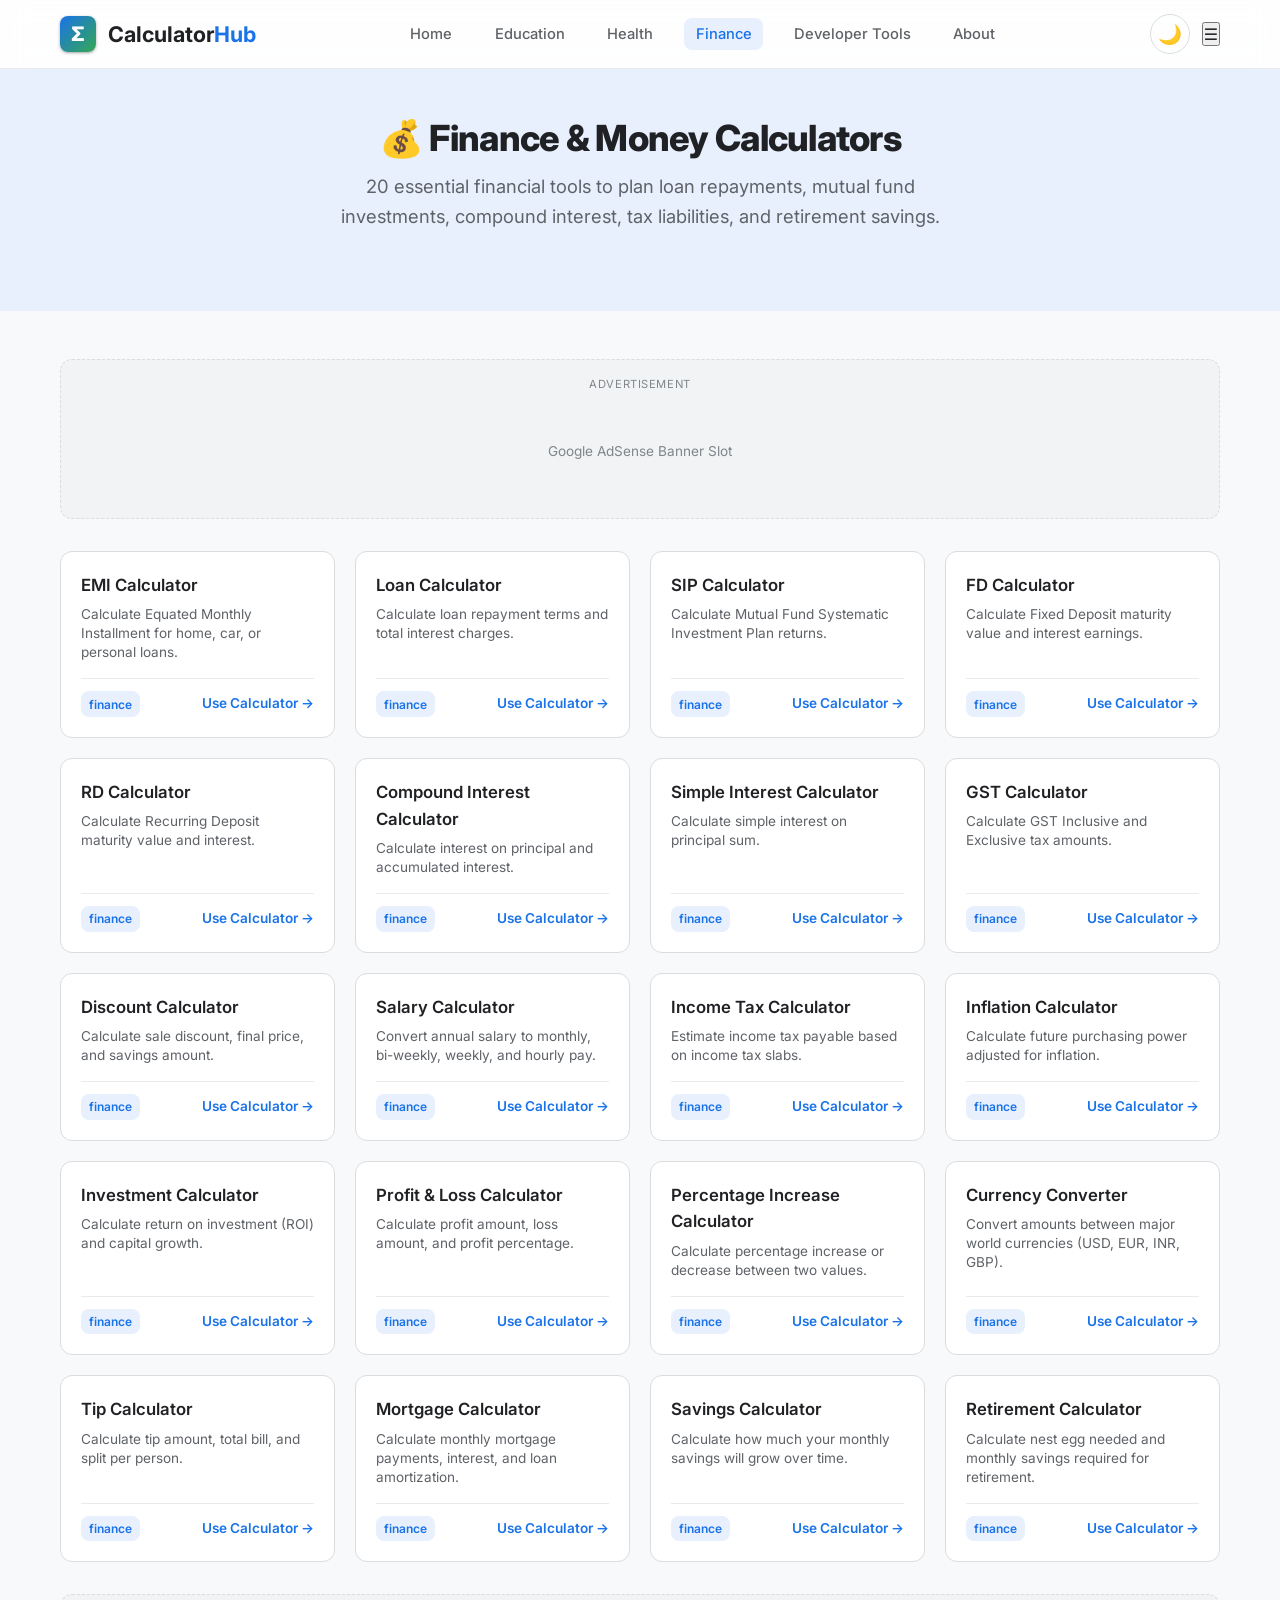
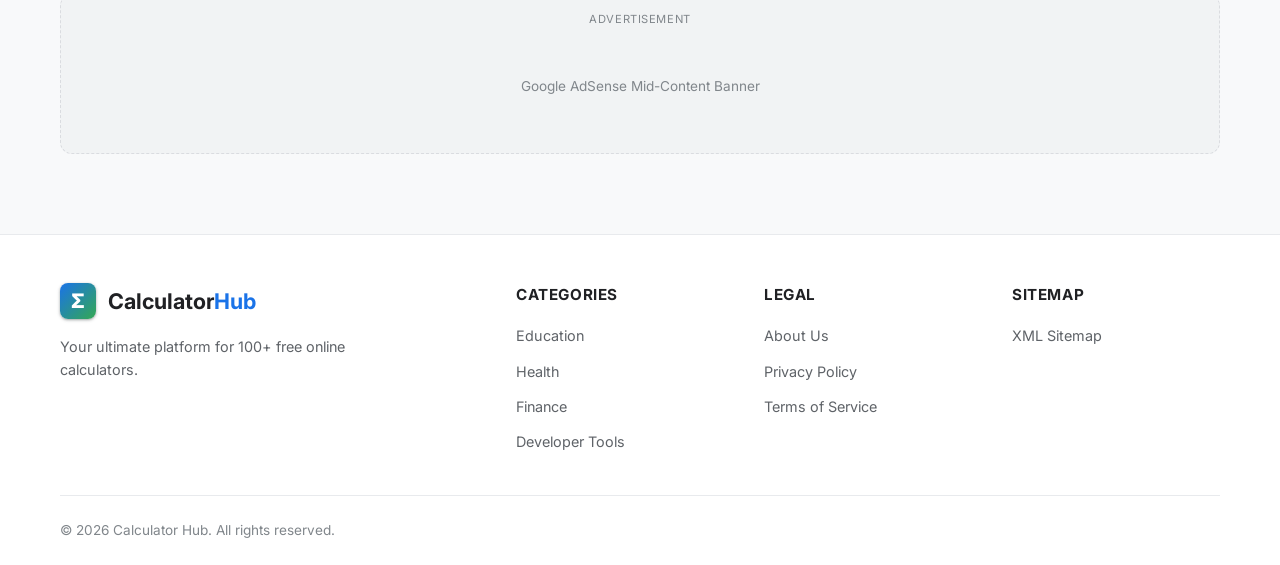
<file: calculators/finance.html>
<!DOCTYPE html>
<html lang="en" data-theme="light">
<head>
  <meta charset="UTF-8">
  <meta name="viewport" content="width=device-width, initial-scale=1.0">
  <title>Finance & Money Calculators - Loan EMI, SIP, FD & Tax Calculators</title>
  <meta name="description" content="Free online finance calculators for home loan EMI, SIP investment returns, FD/RD growth, GST tax, simple and compound interest, mortgage, and retirement planning.">
  <link rel="stylesheet" href="/assets/css/styles.css">
  <link rel="preconnect" href="https://fonts.googleapis.com">
  <link rel="preconnect" href="https://fonts.gstatic.com" crossorigin>
  <link href="https://fonts.googleapis.com/css2?family=Inter:wght@400;500;600;700;800&family=JetBrains+Mono:wght@500;700&display=swap" rel="stylesheet">
</head>
<body>
  <header class="header">
    <div class="container header-inner">
      <a href="/index.html" class="logo">
        <div class="logo-icon">Σ</div>
        <div class="logo-text">Calculator<span>Hub</span></div>
      </a>
      <nav>
        <ul class="nav-menu" id="nav-menu">
          <li><a href="/index.html" class="nav-link">Home</a></li>
          <li><a href="/calculators/education.html" class="nav-link">Education</a></li>
          <li><a href="/calculators/health.html" class="nav-link">Health</a></li>
          <li><a href="/calculators/finance.html" class="nav-link active">Finance</a></li>
          <li><a href="/calculators/developer.html" class="nav-link">Developer Tools</a></li>
          <li><a href="/pages/about.html" class="nav-link">About</a></li>
        </ul>
      </nav>
      <div class="header-actions">
        <button id="theme-toggle" class="theme-toggle-btn" aria-label="Toggle theme">🌙</button>
        <button id="mobile-menu-btn" class="mobile-menu-btn" aria-label="Open menu">☰</button>
      </div>
    </div>
  </header>

  <div style="background:var(--accent-light); padding: 3rem 0; text-align: center;">
    <div class="container">
      <h1 class="hero-title" style="font-size:2.25rem;">💰 Finance & Money Calculators</h1>
      <p class="hero-subtitle">20 essential financial tools to plan loan repayments, mutual fund investments, compound interest, tax liabilities, and retirement savings.</p>
    </div>
  </div>

  <main class="container" style="margin: 3rem auto;">
    <div class="adsense-container adsense-banner" style="margin-top:0;">
      <div class="adsense-label">Advertisement</div>
      <div class="adsense-placeholder">Google AdSense Banner Slot</div>
    </div>

    <div class="calculator-grid" id="category-grid-mount" data-category="finance"></div>

    <div class="adsense-container adsense-banner">
      <div class="adsense-label">Advertisement</div>
      <div class="adsense-placeholder">Google AdSense Mid-Content Banner</div>
    </div>
  </main>

  <footer class="footer">
    <div class="container">
      <div class="footer-grid">
        <div class="footer-brand">
          <a href="/index.html" class="logo">
            <div class="logo-icon">Σ</div>
            <div class="logo-text">Calculator<span>Hub</span></div>
          </a>
          <p class="footer-desc">Your ultimate platform for 100+ free online calculators.</p>
        </div>
        <div>
          <h4 class="footer-col-title">Categories</h4>
          <ul class="footer-links">
            <li><a href="/calculators/education.html" class="footer-link">Education</a></li>
            <li><a href="/calculators/health.html" class="footer-link">Health</a></li>
            <li><a href="/calculators/finance.html" class="footer-link">Finance</a></li>
            <li><a href="/calculators/developer.html" class="footer-link">Developer Tools</a></li>
          </ul>
        </div>
        <div>
          <h4 class="footer-col-title">Legal</h4>
          <ul class="footer-links">
            <li><a href="/pages/about.html" class="footer-link">About Us</a></li>
            <li><a href="/pages/privacy-policy.html" class="footer-link">Privacy Policy</a></li>
            <li><a href="/pages/terms.html" class="footer-link">Terms of Service</a></li>
          </ul>
        </div>
        <div>
          <h4 class="footer-col-title">Sitemap</h4>
          <ul class="footer-links">
            <li><a href="/sitemap.xml" class="footer-link">XML Sitemap</a></li>
          </ul>
        </div>
      </div>
      <div class="footer-bottom">
        <div>&copy; 2026 Calculator Hub. All rights reserved.</div>
      </div>
    </div>
  </footer>

  <script src="/assets/js/calculators-db.js"></script>
  <script src="/assets/js/calculator-engine.js"></script>
  <script src="/assets/js/app.js"></script>
</body>
</html>
</file>
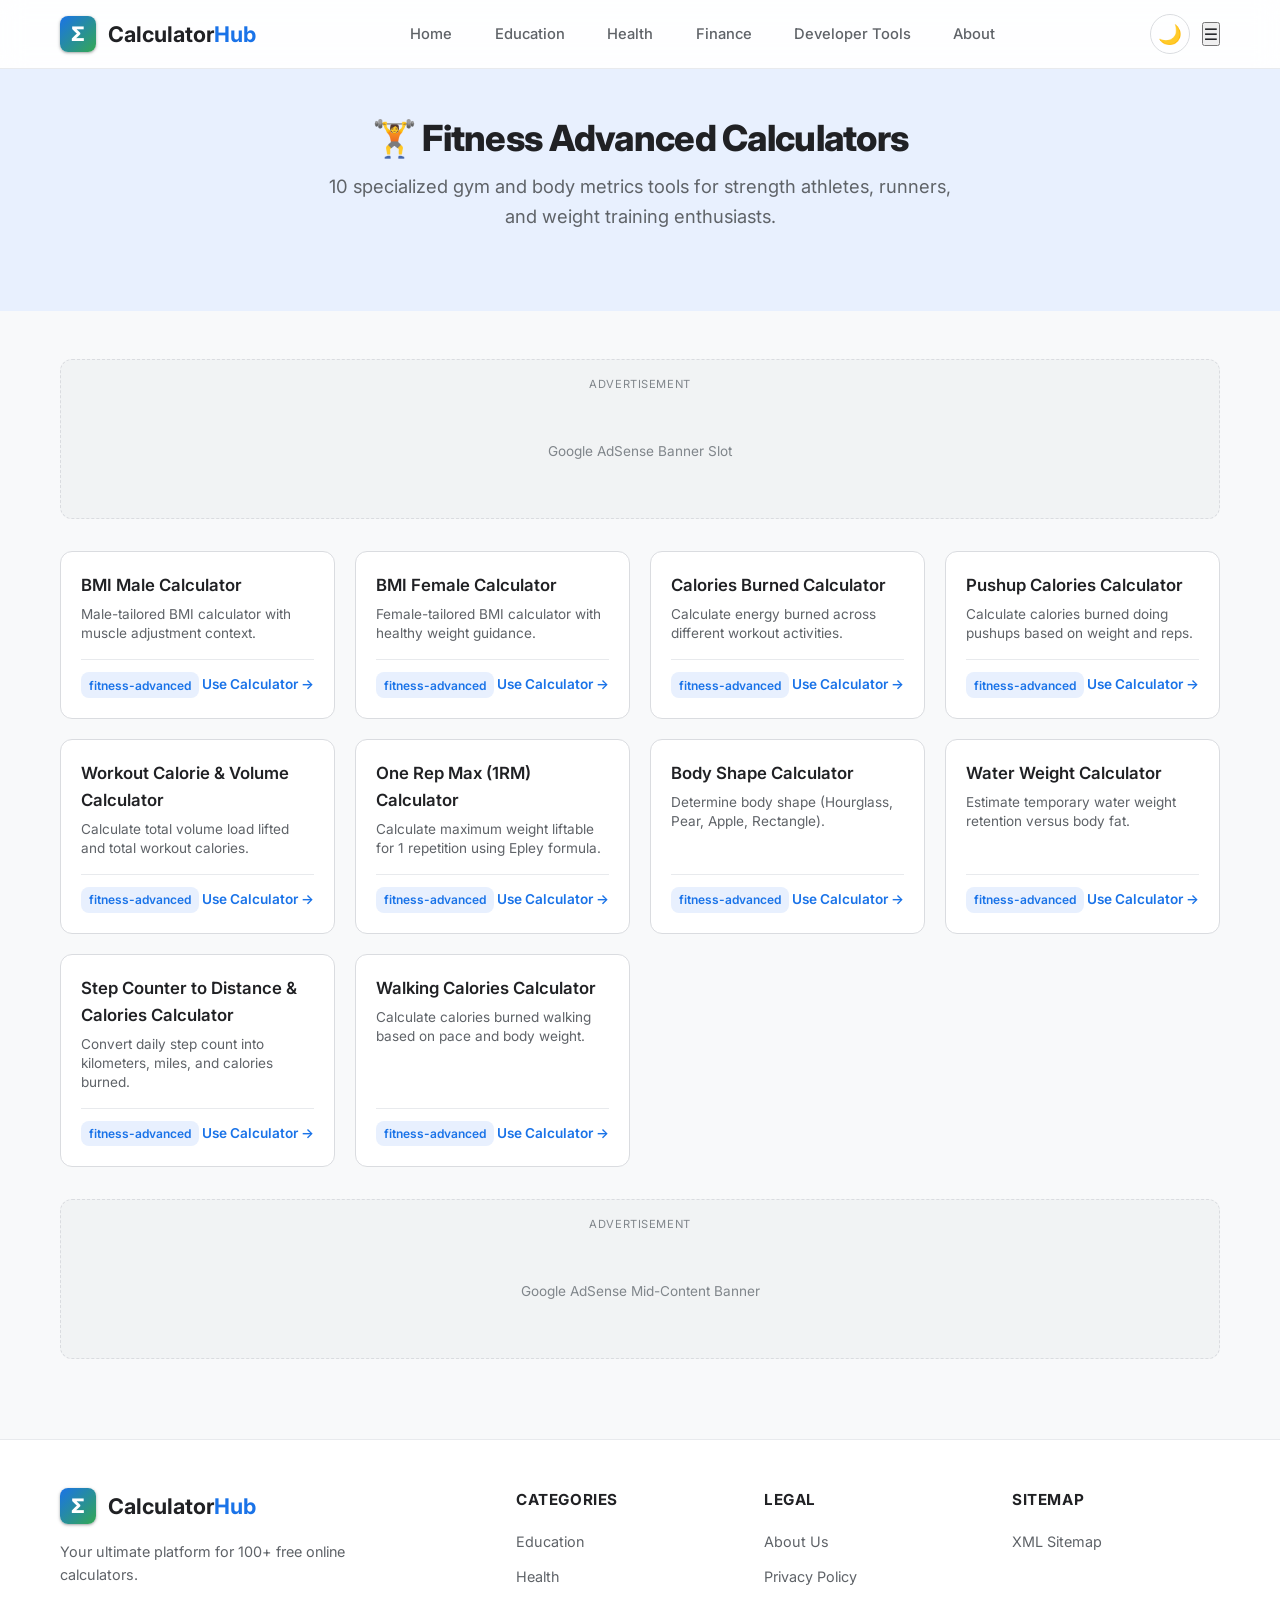
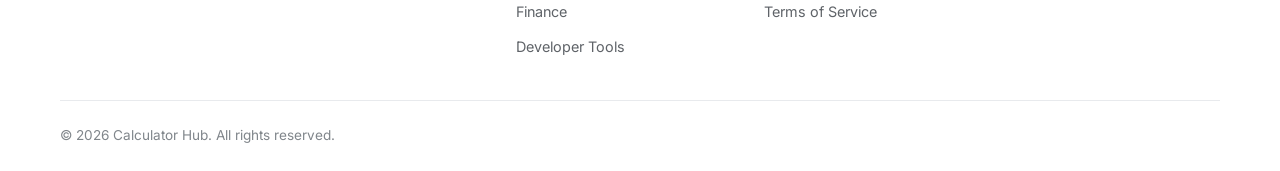
<file: calculators/fitness-advanced.html>
<!DOCTYPE html>
<html lang="en" data-theme="light">
<head>
  <meta charset="UTF-8">
  <meta name="viewport" content="width=device-width, initial-scale=1.0">
  <title>Fitness Advanced Calculators - 1RM, Pushups, Workout & Body Shape</title>
  <meta name="description" content="Advanced fitness tools: One Rep Max (1RM) calculator, pushup calories, workout volume load, step count distance, and body shape classification.">
  <link rel="stylesheet" href="/assets/css/styles.css">
  <link rel="preconnect" href="https://fonts.googleapis.com">
  <link rel="preconnect" href="https://fonts.gstatic.com" crossorigin>
  <link href="https://fonts.googleapis.com/css2?family=Inter:wght@400;500;600;700;800&family=JetBrains+Mono:wght@500;700&display=swap" rel="stylesheet">
</head>
<body>
  <header class="header">
    <div class="container header-inner">
      <a href="/index.html" class="logo">
        <div class="logo-icon">Σ</div>
        <div class="logo-text">Calculator<span>Hub</span></div>
      </a>
      <nav>
        <ul class="nav-menu" id="nav-menu">
          <li><a href="/index.html" class="nav-link">Home</a></li>
          <li><a href="/calculators/education.html" class="nav-link">Education</a></li>
          <li><a href="/calculators/health.html" class="nav-link">Health</a></li>
          <li><a href="/calculators/finance.html" class="nav-link">Finance</a></li>
          <li><a href="/calculators/developer.html" class="nav-link">Developer Tools</a></li>
          <li><a href="/pages/about.html" class="nav-link">About</a></li>
        </ul>
      </nav>
      <div class="header-actions">
        <button id="theme-toggle" class="theme-toggle-btn" aria-label="Toggle theme">🌙</button>
        <button id="mobile-menu-btn" class="mobile-menu-btn" aria-label="Open menu">☰</button>
      </div>
    </div>
  </header>

  <div style="background:var(--accent-light); padding: 3rem 0; text-align: center;">
    <div class="container">
      <h1 class="hero-title" style="font-size:2.25rem;">🏋️ Fitness Advanced Calculators</h1>
      <p class="hero-subtitle">10 specialized gym and body metrics tools for strength athletes, runners, and weight training enthusiasts.</p>
    </div>
  </div>

  <main class="container" style="margin: 3rem auto;">
    <div class="adsense-container adsense-banner" style="margin-top:0;">
      <div class="adsense-label">Advertisement</div>
      <div class="adsense-placeholder">Google AdSense Banner Slot</div>
    </div>

    <div class="calculator-grid" id="category-grid-mount" data-category="fitness-advanced"></div>

    <div class="adsense-container adsense-banner">
      <div class="adsense-label">Advertisement</div>
      <div class="adsense-placeholder">Google AdSense Mid-Content Banner</div>
    </div>
  </main>

  <footer class="footer">
    <div class="container">
      <div class="footer-grid">
        <div class="footer-brand">
          <a href="/index.html" class="logo">
            <div class="logo-icon">Σ</div>
            <div class="logo-text">Calculator<span>Hub</span></div>
          </a>
          <p class="footer-desc">Your ultimate platform for 100+ free online calculators.</p>
        </div>
        <div>
          <h4 class="footer-col-title">Categories</h4>
          <ul class="footer-links">
            <li><a href="/calculators/education.html" class="footer-link">Education</a></li>
            <li><a href="/calculators/health.html" class="footer-link">Health</a></li>
            <li><a href="/calculators/finance.html" class="footer-link">Finance</a></li>
            <li><a href="/calculators/developer.html" class="footer-link">Developer Tools</a></li>
          </ul>
        </div>
        <div>
          <h4 class="footer-col-title">Legal</h4>
          <ul class="footer-links">
            <li><a href="/pages/about.html" class="footer-link">About Us</a></li>
            <li><a href="/pages/privacy-policy.html" class="footer-link">Privacy Policy</a></li>
            <li><a href="/pages/terms.html" class="footer-link">Terms of Service</a></li>
          </ul>
        </div>
        <div>
          <h4 class="footer-col-title">Sitemap</h4>
          <ul class="footer-links">
            <li><a href="/sitemap.xml" class="footer-link">XML Sitemap</a></li>
          </ul>
        </div>
      </div>
      <div class="footer-bottom">
        <div>&copy; 2026 Calculator Hub. All rights reserved.</div>
      </div>
    </div>
  </footer>

  <script src="/assets/js/calculators-db.js"></script>
  <script src="/assets/js/calculator-engine.js"></script>
  <script src="/assets/js/app.js"></script>
</body>
</html>
</file>
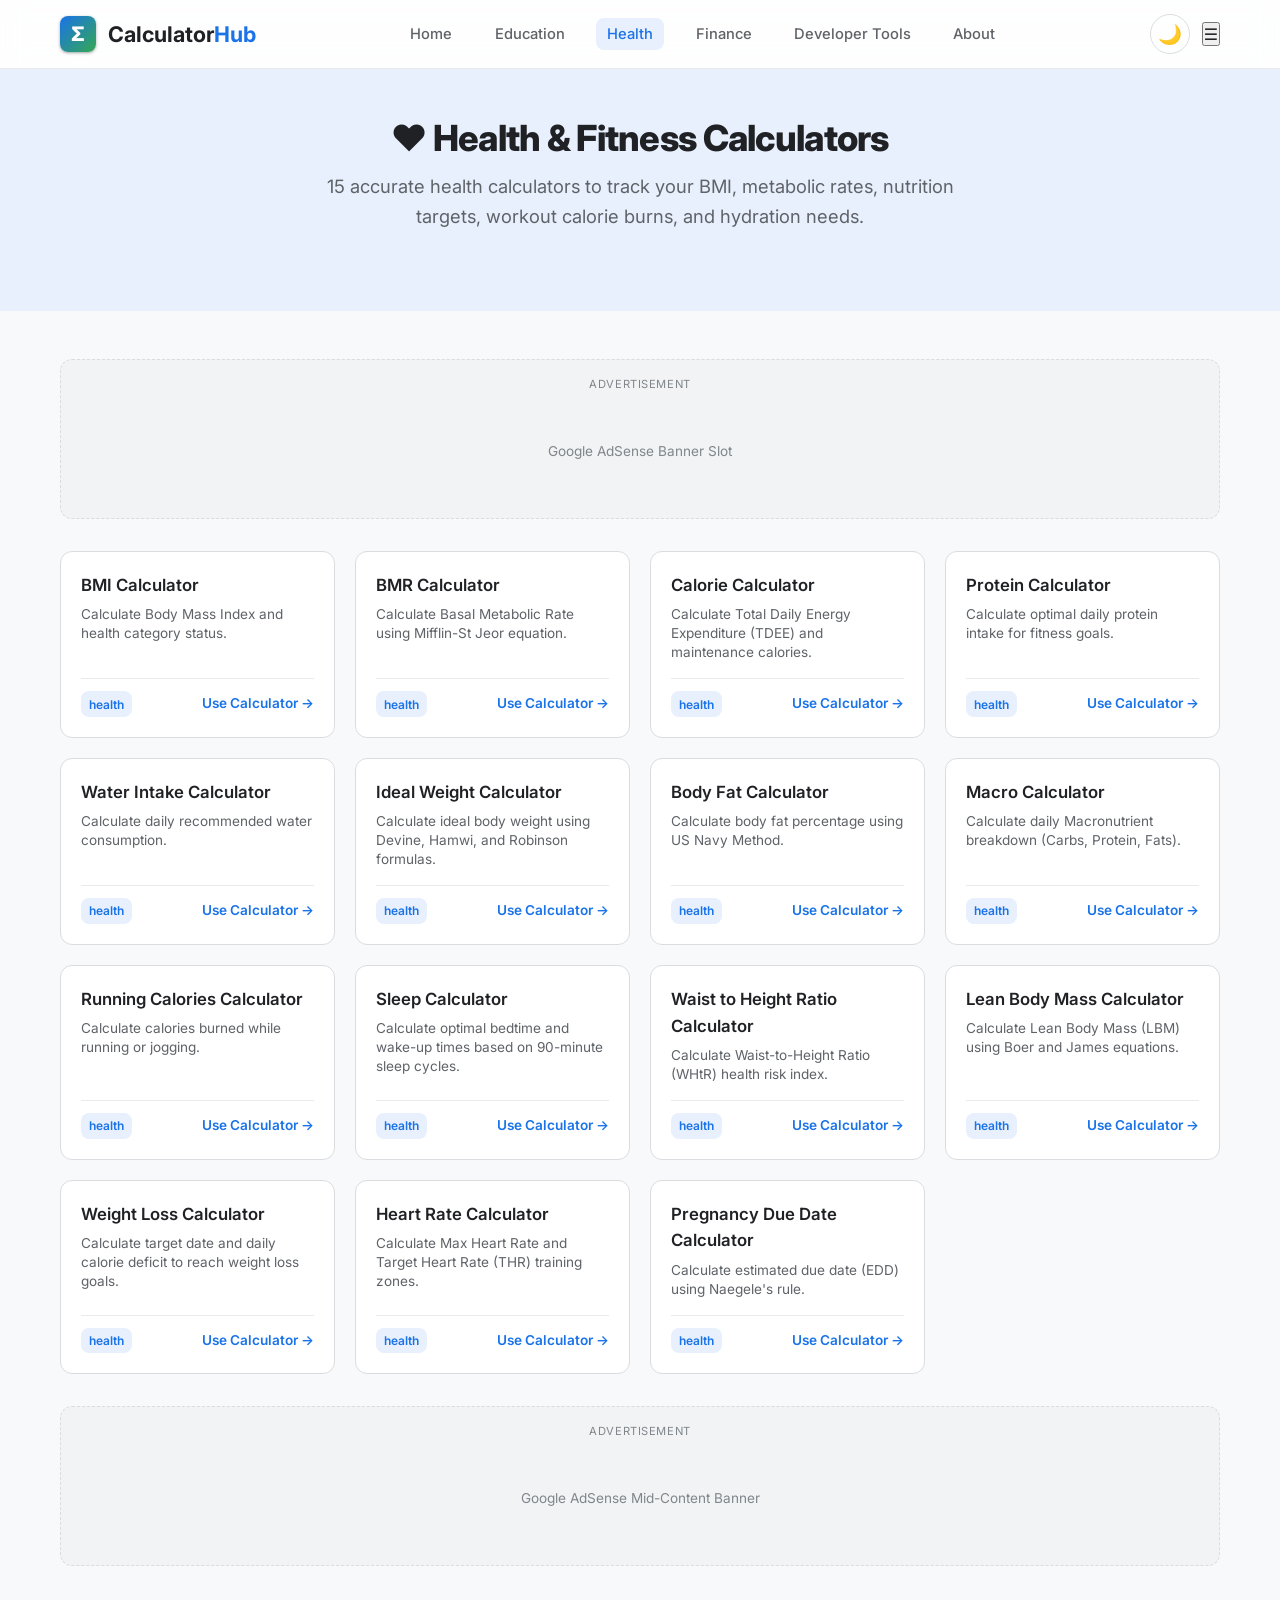
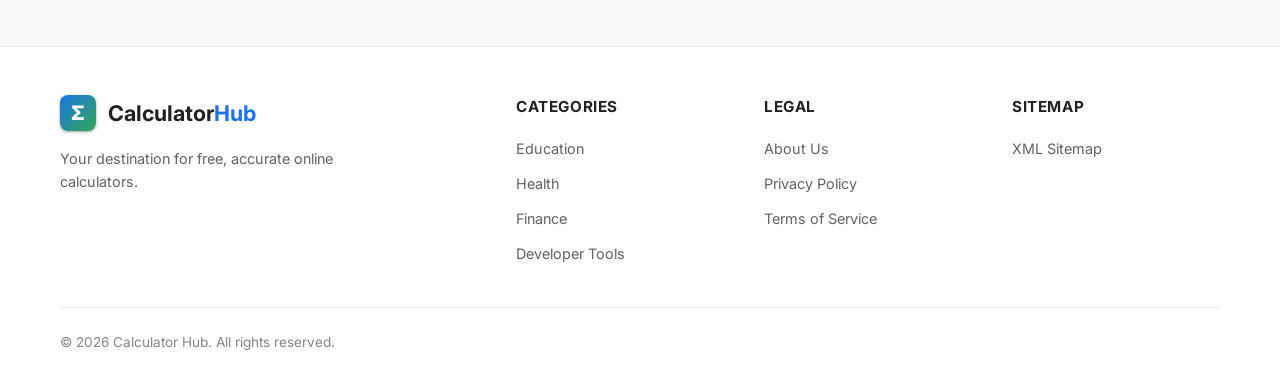
<file: calculators/health.html>
<!DOCTYPE html>
<html lang="en" data-theme="light">
<head>
  <meta charset="UTF-8">
  <meta name="viewport" content="width=device-width, initial-scale=1.0">
  <title>Health & Fitness Calculators - BMI, BMR, Calories & Macros</title>
  <meta name="description" content="Free online health and fitness calculators. Calculate BMI, BMR, total daily energy expenditure (TDEE), protein target, body fat, macros, and sleep schedules.">
  <link rel="stylesheet" href="/assets/css/styles.css">
  <link rel="preconnect" href="https://fonts.googleapis.com">
  <link rel="preconnect" href="https://fonts.gstatic.com" crossorigin>
  <link href="https://fonts.googleapis.com/css2?family=Inter:wght@400;500;600;700;800&family=JetBrains+Mono:wght@500;700&display=swap" rel="stylesheet">
</head>
<body>
  <!-- Header -->
  <header class="header">
    <div class="container header-inner">
      <a href="/index.html" class="logo">
        <div class="logo-icon">Σ</div>
        <div class="logo-text">Calculator<span>Hub</span></div>
      </a>
      <nav>
        <ul class="nav-menu" id="nav-menu">
          <li><a href="/index.html" class="nav-link">Home</a></li>
          <li><a href="/calculators/education.html" class="nav-link">Education</a></li>
          <li><a href="/calculators/health.html" class="nav-link active">Health</a></li>
          <li><a href="/calculators/finance.html" class="nav-link">Finance</a></li>
          <li><a href="/calculators/developer.html" class="nav-link">Developer Tools</a></li>
          <li><a href="/pages/about.html" class="nav-link">About</a></li>
        </ul>
      </nav>
      <div class="header-actions">
        <button id="theme-toggle" class="theme-toggle-btn" aria-label="Toggle theme">🌙</button>
        <button id="mobile-menu-btn" class="mobile-menu-btn" aria-label="Open menu">☰</button>
      </div>
    </div>
  </header>

  <!-- Hero Header -->
  <div style="background:var(--accent-light); padding: 3rem 0; text-align: center;">
    <div class="container">
      <h1 class="hero-title" style="font-size:2.25rem;">❤️ Health & Fitness Calculators</h1>
      <p class="hero-subtitle">15 accurate health calculators to track your BMI, metabolic rates, nutrition targets, workout calorie burns, and hydration needs.</p>
    </div>
  </div>

  <main class="container" style="margin: 3rem auto;">
    <div class="adsense-container adsense-banner" style="margin-top:0;">
      <div class="adsense-label">Advertisement</div>
      <div class="adsense-placeholder">Google AdSense Banner Slot</div>
    </div>

    <div class="calculator-grid" id="category-grid-mount" data-category="health"></div>

    <div class="adsense-container adsense-banner">
      <div class="adsense-label">Advertisement</div>
      <div class="adsense-placeholder">Google AdSense Mid-Content Banner</div>
    </div>
  </main>

  <footer class="footer">
    <div class="container">
      <div class="footer-grid">
        <div class="footer-brand">
          <a href="/index.html" class="logo">
            <div class="logo-icon">Σ</div>
            <div class="logo-text">Calculator<span>Hub</span></div>
          </a>
          <p class="footer-desc">Your destination for free, accurate online calculators.</p>
        </div>
        <div>
          <h4 class="footer-col-title">Categories</h4>
          <ul class="footer-links">
            <li><a href="/calculators/education.html" class="footer-link">Education</a></li>
            <li><a href="/calculators/health.html" class="footer-link">Health</a></li>
            <li><a href="/calculators/finance.html" class="footer-link">Finance</a></li>
            <li><a href="/calculators/developer.html" class="footer-link">Developer Tools</a></li>
          </ul>
        </div>
        <div>
          <h4 class="footer-col-title">Legal</h4>
          <ul class="footer-links">
            <li><a href="/pages/about.html" class="footer-link">About Us</a></li>
            <li><a href="/pages/privacy-policy.html" class="footer-link">Privacy Policy</a></li>
            <li><a href="/pages/terms.html" class="footer-link">Terms of Service</a></li>
          </ul>
        </div>
        <div>
          <h4 class="footer-col-title">Sitemap</h4>
          <ul class="footer-links">
            <li><a href="/sitemap.xml" class="footer-link">XML Sitemap</a></li>
          </ul>
        </div>
      </div>
      <div class="footer-bottom">
        <div>&copy; 2026 Calculator Hub. All rights reserved.</div>
      </div>
    </div>
  </footer>

  <script src="/assets/js/calculators-db.js"></script>
  <script src="/assets/js/calculator-engine.js"></script>
  <script src="/assets/js/app.js"></script>
</body>
</html>
</file>
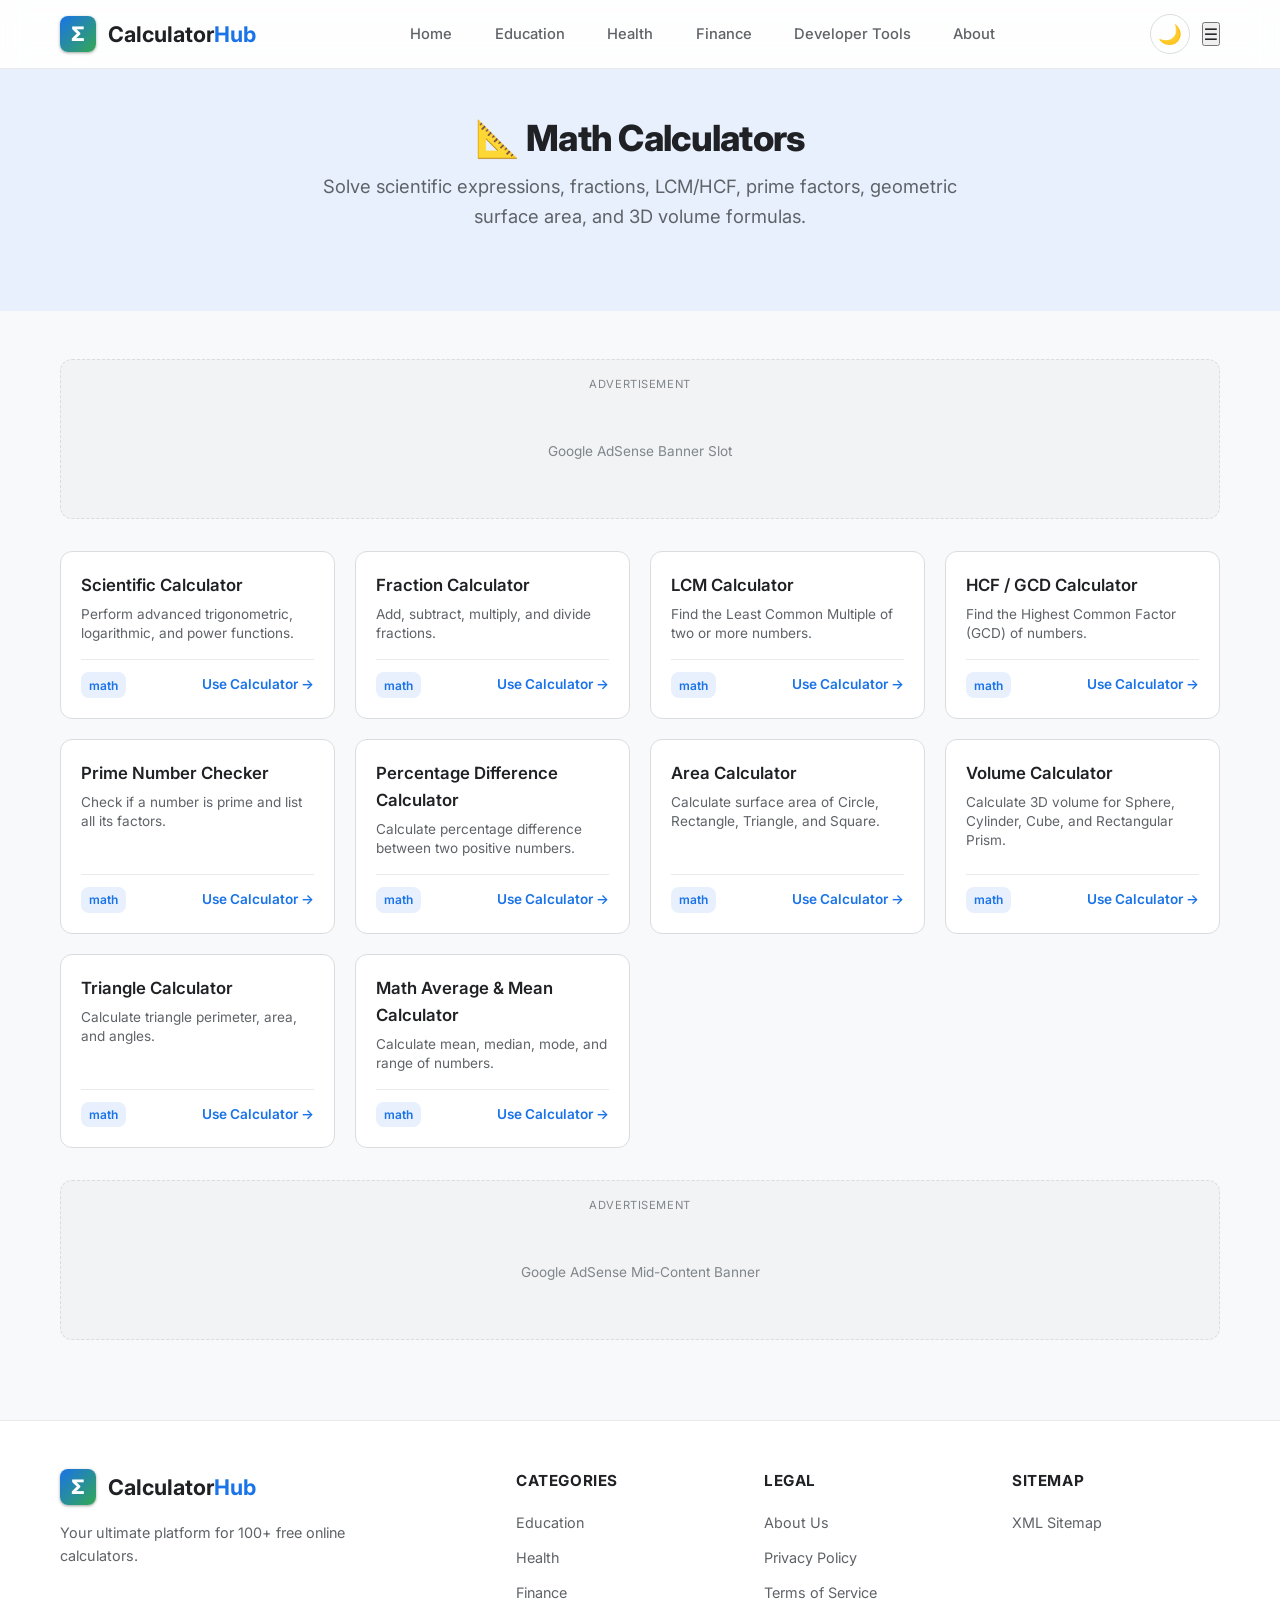
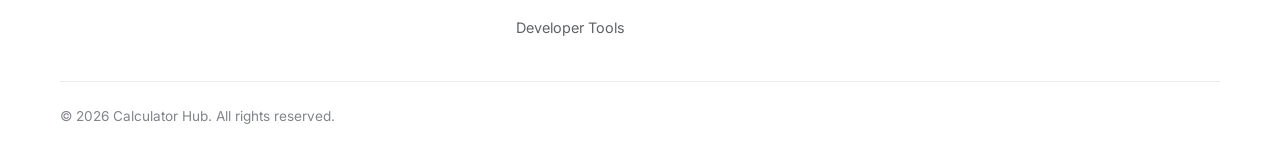
<file: calculators/math.html>
<!DOCTYPE html>
<html lang="en" data-theme="light">
<head>
  <meta charset="UTF-8">
  <meta name="viewport" content="width=device-width, initial-scale=1.0">
  <title>Math Calculators - Scientific, Fractions, LCM, HCF & Geometry</title>
  <meta name="description" content="Free online math calculators: Scientific calculator, fractions, LCM/HCF, prime number checker, surface area, and 3D volume solvers.">
  <link rel="stylesheet" href="/assets/css/styles.css">
  <link rel="preconnect" href="https://fonts.googleapis.com">
  <link rel="preconnect" href="https://fonts.gstatic.com" crossorigin>
  <link href="https://fonts.googleapis.com/css2?family=Inter:wght@400;500;600;700;800&family=JetBrains+Mono:wght@500;700&display=swap" rel="stylesheet">
</head>
<body>
  <header class="header">
    <div class="container header-inner">
      <a href="/index.html" class="logo">
        <div class="logo-icon">Σ</div>
        <div class="logo-text">Calculator<span>Hub</span></div>
      </a>
      <nav>
        <ul class="nav-menu" id="nav-menu">
          <li><a href="/index.html" class="nav-link">Home</a></li>
          <li><a href="/calculators/education.html" class="nav-link">Education</a></li>
          <li><a href="/calculators/health.html" class="nav-link">Health</a></li>
          <li><a href="/calculators/finance.html" class="nav-link">Finance</a></li>
          <li><a href="/calculators/developer.html" class="nav-link">Developer Tools</a></li>
          <li><a href="/pages/about.html" class="nav-link">About</a></li>
        </ul>
      </nav>
      <div class="header-actions">
        <button id="theme-toggle" class="theme-toggle-btn" aria-label="Toggle theme">🌙</button>
        <button id="mobile-menu-btn" class="mobile-menu-btn" aria-label="Open menu">☰</button>
      </div>
    </div>
  </header>

  <div style="background:var(--accent-light); padding: 3rem 0; text-align: center;">
    <div class="container">
      <h1 class="hero-title" style="font-size:2.25rem;">📐 Math Calculators</h1>
      <p class="hero-subtitle">Solve scientific expressions, fractions, LCM/HCF, prime factors, geometric surface area, and 3D volume formulas.</p>
    </div>
  </div>

  <main class="container" style="margin: 3rem auto;">
    <div class="adsense-container adsense-banner" style="margin-top:0;">
      <div class="adsense-label">Advertisement</div>
      <div class="adsense-placeholder">Google AdSense Banner Slot</div>
    </div>

    <div class="calculator-grid" id="category-grid-mount" data-category="math"></div>

    <div class="adsense-container adsense-banner">
      <div class="adsense-label">Advertisement</div>
      <div class="adsense-placeholder">Google AdSense Mid-Content Banner</div>
    </div>
  </main>

  <footer class="footer">
    <div class="container">
      <div class="footer-grid">
        <div class="footer-brand">
          <a href="/index.html" class="logo">
            <div class="logo-icon">Σ</div>
            <div class="logo-text">Calculator<span>Hub</span></div>
          </a>
          <p class="footer-desc">Your ultimate platform for 100+ free online calculators.</p>
        </div>
        <div>
          <h4 class="footer-col-title">Categories</h4>
          <ul class="footer-links">
            <li><a href="/calculators/education.html" class="footer-link">Education</a></li>
            <li><a href="/calculators/health.html" class="footer-link">Health</a></li>
            <li><a href="/calculators/finance.html" class="footer-link">Finance</a></li>
            <li><a href="/calculators/developer.html" class="footer-link">Developer Tools</a></li>
          </ul>
        </div>
        <div>
          <h4 class="footer-col-title">Legal</h4>
          <ul class="footer-links">
            <li><a href="/pages/about.html" class="footer-link">About Us</a></li>
            <li><a href="/pages/privacy-policy.html" class="footer-link">Privacy Policy</a></li>
            <li><a href="/pages/terms.html" class="footer-link">Terms of Service</a></li>
          </ul>
        </div>
        <div>
          <h4 class="footer-col-title">Sitemap</h4>
          <ul class="footer-links">
            <li><a href="/sitemap.xml" class="footer-link">XML Sitemap</a></li>
          </ul>
        </div>
      </div>
      <div class="footer-bottom">
        <div>&copy; 2026 Calculator Hub. All rights reserved.</div>
      </div>
    </div>
  </footer>

  <script src="/assets/js/calculators-db.js"></script>
  <script src="/assets/js/calculator-engine.js"></script>
  <script src="/assets/js/app.js"></script>
</body>
</html>
</file>
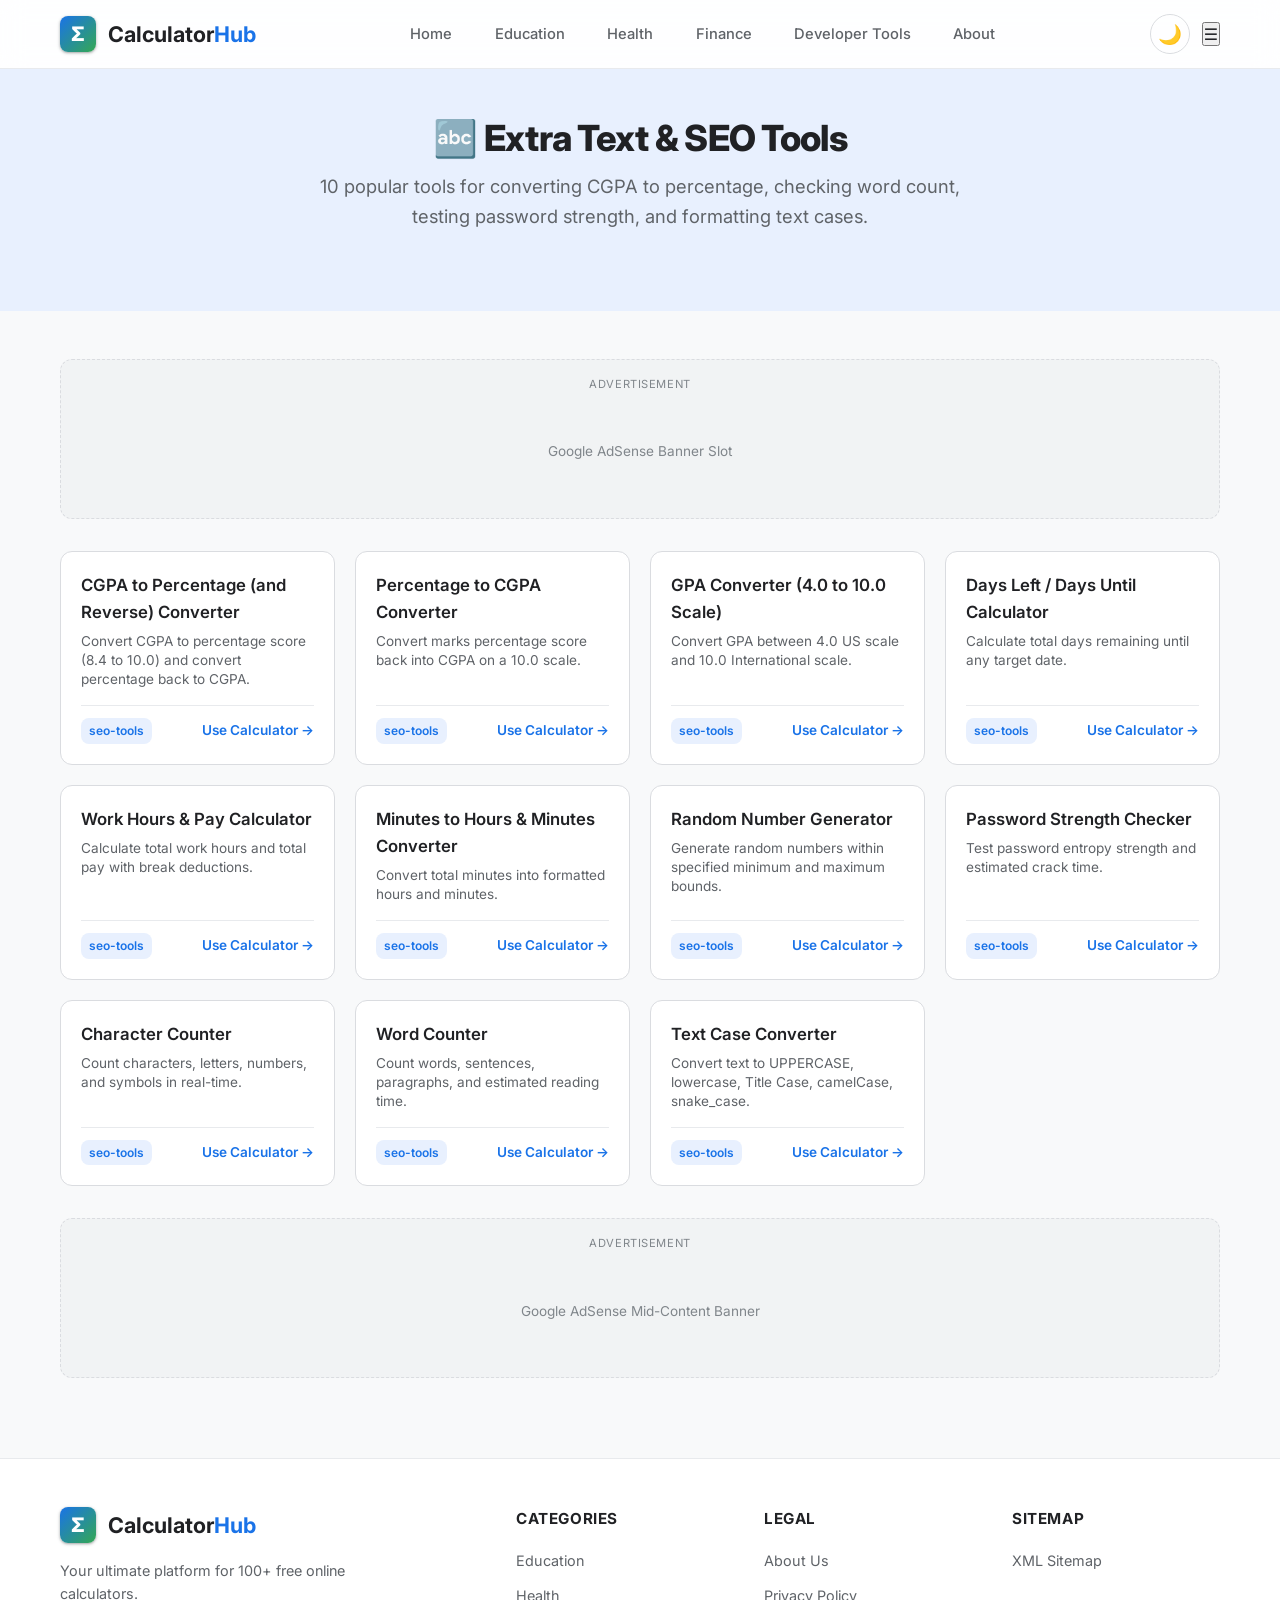
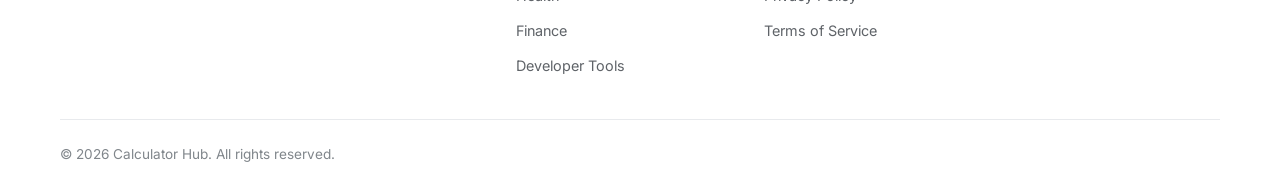
<file: calculators/seo-tools.html>
<!DOCTYPE html>
<html lang="en" data-theme="light">
<head>
  <meta charset="UTF-8">
  <meta name="viewport" content="width=device-width, initial-scale=1.0">
  <title>Extra Text & SEO Tools - CGPA Converter, Word Counter & Password Checker</title>
  <meta name="description" content="Free online extra SEO tools: CGPA to percentage converter, word counter, password strength tester, work hours calculator, and text case converters.">
  <link rel="stylesheet" href="/assets/css/styles.css">
  <link rel="preconnect" href="https://fonts.googleapis.com">
  <link rel="preconnect" href="https://fonts.gstatic.com" crossorigin>
  <link href="https://fonts.googleapis.com/css2?family=Inter:wght@400;500;600;700;800&family=JetBrains+Mono:wght@500;700&display=swap" rel="stylesheet">
</head>
<body>
  <header class="header">
    <div class="container header-inner">
      <a href="/index.html" class="logo">
        <div class="logo-icon">Σ</div>
        <div class="logo-text">Calculator<span>Hub</span></div>
      </a>
      <nav>
        <ul class="nav-menu" id="nav-menu">
          <li><a href="/index.html" class="nav-link">Home</a></li>
          <li><a href="/calculators/education.html" class="nav-link">Education</a></li>
          <li><a href="/calculators/health.html" class="nav-link">Health</a></li>
          <li><a href="/calculators/finance.html" class="nav-link">Finance</a></li>
          <li><a href="/calculators/developer.html" class="nav-link">Developer Tools</a></li>
          <li><a href="/pages/about.html" class="nav-link">About</a></li>
        </ul>
      </nav>
      <div class="header-actions">
        <button id="theme-toggle" class="theme-toggle-btn" aria-label="Toggle theme">🌙</button>
        <button id="mobile-menu-btn" class="mobile-menu-btn" aria-label="Open menu">☰</button>
      </div>
    </div>
  </header>

  <div style="background:var(--accent-light); padding: 3rem 0; text-align: center;">
    <div class="container">
      <h1 class="hero-title" style="font-size:2.25rem;">🔤 Extra Text & SEO Tools</h1>
      <p class="hero-subtitle">10 popular tools for converting CGPA to percentage, checking word count, testing password strength, and formatting text cases.</p>
    </div>
  </div>

  <main class="container" style="margin: 3rem auto;">
    <div class="adsense-container adsense-banner" style="margin-top:0;">
      <div class="adsense-label">Advertisement</div>
      <div class="adsense-placeholder">Google AdSense Banner Slot</div>
    </div>

    <div class="calculator-grid" id="category-grid-mount" data-category="seo-tools"></div>

    <div class="adsense-container adsense-banner">
      <div class="adsense-label">Advertisement</div>
      <div class="adsense-placeholder">Google AdSense Mid-Content Banner</div>
    </div>
  </main>

  <footer class="footer">
    <div class="container">
      <div class="footer-grid">
        <div class="footer-brand">
          <a href="/index.html" class="logo">
            <div class="logo-icon">Σ</div>
            <div class="logo-text">Calculator<span>Hub</span></div>
          </a>
          <p class="footer-desc">Your ultimate platform for 100+ free online calculators.</p>
        </div>
        <div>
          <h4 class="footer-col-title">Categories</h4>
          <ul class="footer-links">
            <li><a href="/calculators/education.html" class="footer-link">Education</a></li>
            <li><a href="/calculators/health.html" class="footer-link">Health</a></li>
            <li><a href="/calculators/finance.html" class="footer-link">Finance</a></li>
            <li><a href="/calculators/developer.html" class="footer-link">Developer Tools</a></li>
          </ul>
        </div>
        <div>
          <h4 class="footer-col-title">Legal</h4>
          <ul class="footer-links">
            <li><a href="/pages/about.html" class="footer-link">About Us</a></li>
            <li><a href="/pages/privacy-policy.html" class="footer-link">Privacy Policy</a></li>
            <li><a href="/pages/terms.html" class="footer-link">Terms of Service</a></li>
          </ul>
        </div>
        <div>
          <h4 class="footer-col-title">Sitemap</h4>
          <ul class="footer-links">
            <li><a href="/sitemap.xml" class="footer-link">XML Sitemap</a></li>
          </ul>
        </div>
      </div>
      <div class="footer-bottom">
        <div>&copy; 2026 Calculator Hub. All rights reserved.</div>
      </div>
    </div>
  </footer>

  <script src="/assets/js/calculators-db.js"></script>
  <script src="/assets/js/calculator-engine.js"></script>
  <script src="/assets/js/app.js"></script>
</body>
</html>
</file>
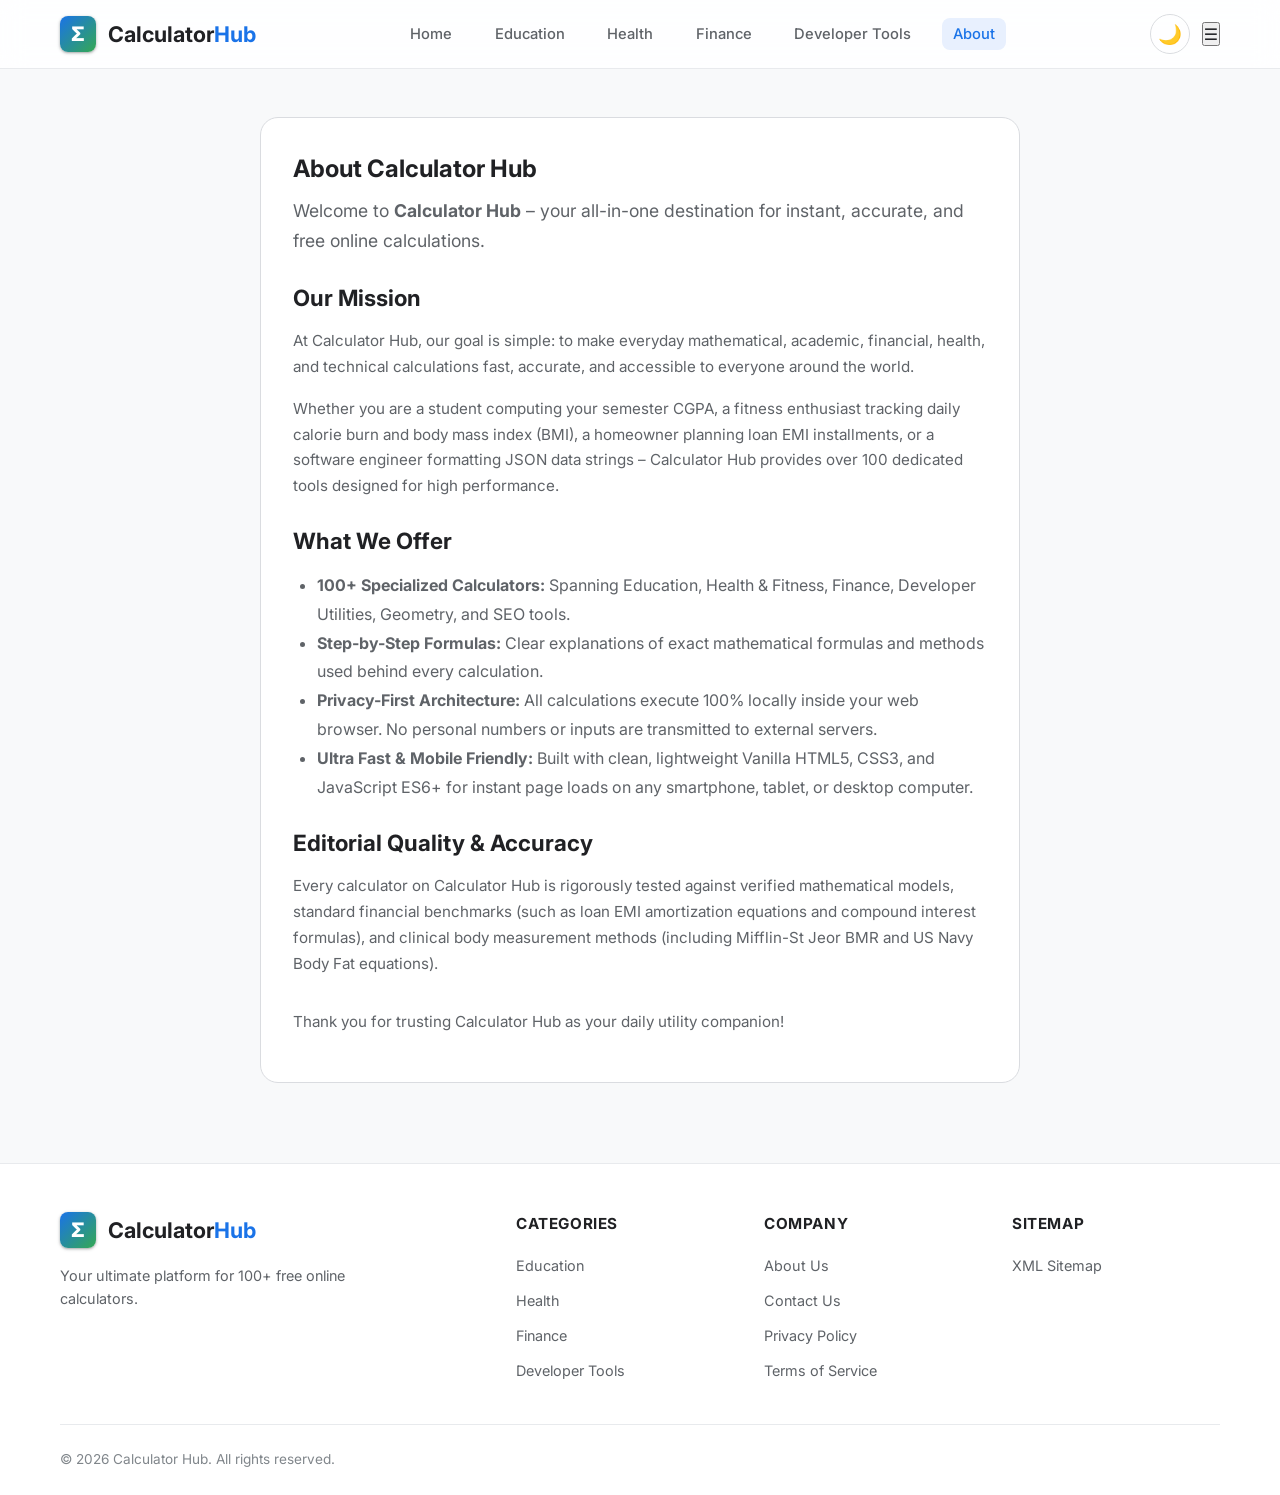
<file: pages/about.html>
<!DOCTYPE html>
<html lang="en" data-theme="light">
<head>
  <meta charset="UTF-8">
  <meta name="viewport" content="width=device-width, initial-scale=1.0">
  <title>About Us - Calculator Hub</title>
  <meta name="description" content="Learn more about Calculator Hub - a free, fast, and comprehensive online platform containing 100+ useful calculators for students, finance, health, and developers.">
  <link rel="stylesheet" href="/assets/css/styles.css">
  <link rel="preconnect" href="https://fonts.googleapis.com">
  <link rel="preconnect" href="https://fonts.gstatic.com" crossorigin>
  <link href="https://fonts.googleapis.com/css2?family=Inter:wght@400;500;600;700;800&family=JetBrains+Mono:wght@500;700&display=swap" rel="stylesheet">
</head>
<body>
  <header class="header">
    <div class="container header-inner">
      <a href="/index.html" class="logo">
        <div class="logo-icon">Σ</div>
        <div class="logo-text">Calculator<span>Hub</span></div>
      </a>
      <nav>
        <ul class="nav-menu" id="nav-menu">
          <li><a href="/index.html" class="nav-link">Home</a></li>
          <li><a href="/calculators/education.html" class="nav-link">Education</a></li>
          <li><a href="/calculators/health.html" class="nav-link">Health</a></li>
          <li><a href="/calculators/finance.html" class="nav-link">Finance</a></li>
          <li><a href="/calculators/developer.html" class="nav-link">Developer Tools</a></li>
          <li><a href="/pages/about.html" class="nav-link active">About</a></li>
        </ul>
      </nav>
      <div class="header-actions">
        <button id="theme-toggle" class="theme-toggle-btn" aria-label="Toggle theme">🌙</button>
        <button id="mobile-menu-btn" class="mobile-menu-btn" aria-label="Open menu">☰</button>
      </div>
    </div>
  </header>

  <main class="container" style="max-width:800px; margin:3rem auto;">
    <article class="seo-article">
      <h1>About Calculator Hub</h1>
      <p style="font-size:1.1rem; color:var(--text-secondary); margin-top:0.5rem;">Welcome to <strong>Calculator Hub</strong> – your all-in-one destination for instant, accurate, and free online calculations.</p>
      
      <h2>Our Mission</h2>
      <p>At Calculator Hub, our goal is simple: to make everyday mathematical, academic, financial, health, and technical calculations fast, accurate, and accessible to everyone around the world.</p>
      <p>Whether you are a student computing your semester CGPA, a fitness enthusiast tracking daily calorie burn and body mass index (BMI), a homeowner planning loan EMI installments, or a software engineer formatting JSON data strings – Calculator Hub provides over 100 dedicated tools designed for high performance.</p>

      <h2>What We Offer</h2>
      <ul style="margin-left:1.5rem; color:var(--text-secondary); line-height:1.8; margin-bottom:1.5rem;">
        <li><strong>100+ Specialized Calculators:</strong> Spanning Education, Health & Fitness, Finance, Developer Utilities, Geometry, and SEO tools.</li>
        <li><strong>Step-by-Step Formulas:</strong> Clear explanations of exact mathematical formulas and methods used behind every calculation.</li>
        <li><strong>Privacy-First Architecture:</strong> All calculations execute 100% locally inside your web browser. No personal numbers or inputs are transmitted to external servers.</li>
        <li><strong>Ultra Fast & Mobile Friendly:</strong> Built with clean, lightweight Vanilla HTML5, CSS3, and JavaScript ES6+ for instant page loads on any smartphone, tablet, or desktop computer.</li>
      </ul>

      <h2>Editorial Quality & Accuracy</h2>
      <p>Every calculator on Calculator Hub is rigorously tested against verified mathematical models, standard financial benchmarks (such as loan EMI amortization equations and compound interest formulas), and clinical body measurement methods (including Mifflin-St Jeor BMR and US Navy Body Fat equations).</p>

      <p style="margin-top:2rem;">Thank you for trusting Calculator Hub as your daily utility companion!</p>
    </article>
  </main>

  <footer class="footer">
    <div class="container">
      <div class="footer-grid">
        <div class="footer-brand">
          <a href="/index.html" class="logo">
            <div class="logo-icon">Σ</div>
            <div class="logo-text">Calculator<span>Hub</span></div>
          </a>
          <p class="footer-desc">Your ultimate platform for 100+ free online calculators.</p>
        </div>
        <div>
          <h4 class="footer-col-title">Categories</h4>
          <ul class="footer-links">
            <li><a href="/calculators/education.html" class="footer-link">Education</a></li>
            <li><a href="/calculators/health.html" class="footer-link">Health</a></li>
            <li><a href="/calculators/finance.html" class="footer-link">Finance</a></li>
            <li><a href="/calculators/developer.html" class="footer-link">Developer Tools</a></li>
          </ul>
        </div>
        <div>
          <h4 class="footer-col-title">Company</h4>
          <ul class="footer-links">
            <li><a href="/pages/about.html" class="footer-link">About Us</a></li>
            <li><a href="/pages/contact.html" class="footer-link">Contact Us</a></li>
            <li><a href="/pages/privacy-policy.html" class="footer-link">Privacy Policy</a></li>
            <li><a href="/pages/terms.html" class="footer-link">Terms of Service</a></li>
          </ul>
        </div>
        <div>
          <h4 class="footer-col-title">Sitemap</h4>
          <ul class="footer-links">
            <li><a href="/sitemap.xml" class="footer-link">XML Sitemap</a></li>
          </ul>
        </div>
      </div>
      <div class="footer-bottom">
        <div>&copy; 2026 Calculator Hub. All rights reserved.</div>
      </div>
    </div>
  </footer>

  <script src="/assets/js/app.js"></script>
</body>
</html>
</file>
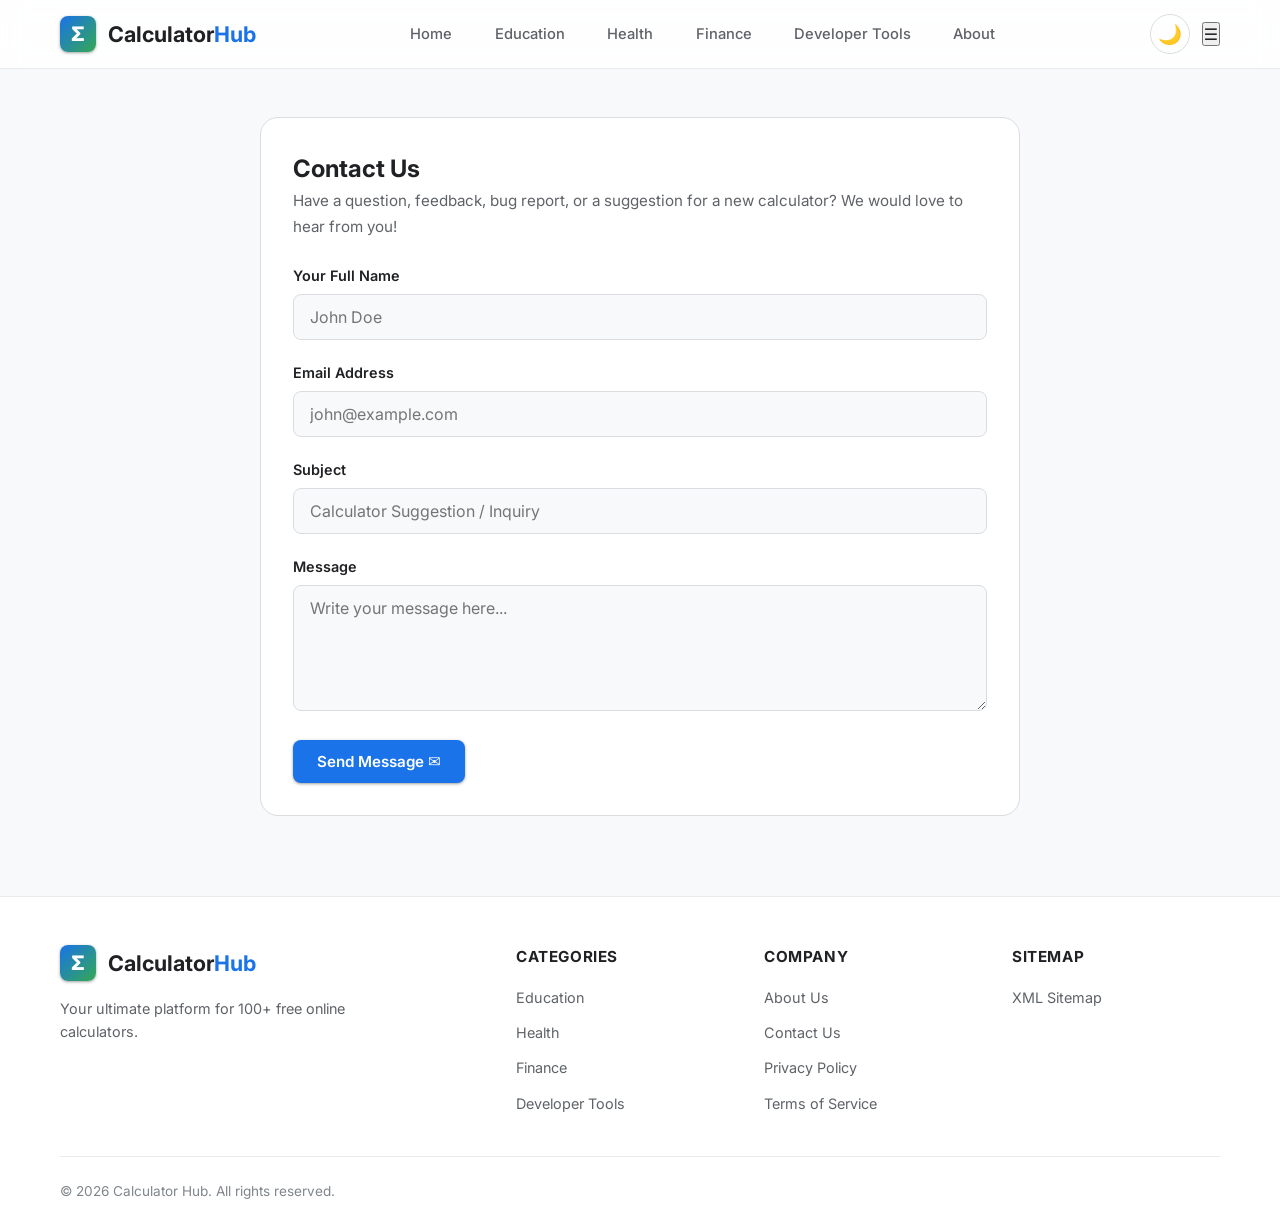
<file: pages/contact.html>
<!DOCTYPE html>
<html lang="en" data-theme="light">
<head>
  <meta charset="UTF-8">
  <meta name="viewport" content="width=device-width, initial-scale=1.0">
  <title>Contact Us - Calculator Hub</title>
  <meta name="description" content="Contact Calculator Hub. Get in touch with our support and developer team for feedback, calculator suggestions, or inquiries.">
  <link rel="stylesheet" href="/assets/css/styles.css">
  <link rel="preconnect" href="https://fonts.googleapis.com">
  <link rel="preconnect" href="https://fonts.gstatic.com" crossorigin>
  <link href="https://fonts.googleapis.com/css2?family=Inter:wght@400;500;600;700;800&family=JetBrains+Mono:wght@500;700&display=swap" rel="stylesheet">
</head>
<body>
  <header class="header">
    <div class="container header-inner">
      <a href="/index.html" class="logo">
        <div class="logo-icon">Σ</div>
        <div class="logo-text">Calculator<span>Hub</span></div>
      </a>
      <nav>
        <ul class="nav-menu" id="nav-menu">
          <li><a href="/index.html" class="nav-link">Home</a></li>
          <li><a href="/calculators/education.html" class="nav-link">Education</a></li>
          <li><a href="/calculators/health.html" class="nav-link">Health</a></li>
          <li><a href="/calculators/finance.html" class="nav-link">Finance</a></li>
          <li><a href="/calculators/developer.html" class="nav-link">Developer Tools</a></li>
          <li><a href="/pages/about.html" class="nav-link">About</a></li>
        </ul>
      </nav>
      <div class="header-actions">
        <button id="theme-toggle" class="theme-toggle-btn" aria-label="Toggle theme">🌙</button>
        <button id="mobile-menu-btn" class="mobile-menu-btn" aria-label="Open menu">☰</button>
      </div>
    </div>
  </header>

  <main class="container" style="max-width:800px; margin:3rem auto;">
    <article class="seo-article">
      <h1>Contact Us</h1>
      <p>Have a question, feedback, bug report, or a suggestion for a new calculator? We would love to hear from you!</p>

      <form onsubmit="event.preventDefault(); alert('Thank you for reaching out! Your message has been sent successfully.'); this.reset();" style="margin-top:1.5rem;">
        <div class="form-group">
          <label class="form-label" for="contact-name">Your Full Name</label>
          <input type="text" id="contact-name" class="form-control" placeholder="John Doe" required>
        </div>

        <div class="form-group">
          <label class="form-label" for="contact-email">Email Address</label>
          <input type="email" id="contact-email" class="form-control" placeholder="john@example.com" required>
        </div>

        <div class="form-group">
          <label class="form-label" for="contact-subject">Subject</label>
          <input type="text" id="contact-subject" class="form-control" placeholder="Calculator Suggestion / Inquiry" required>
        </div>

        <div class="form-group">
          <label class="form-label" for="contact-message">Message</label>
          <textarea id="contact-message" class="form-control" rows="5" placeholder="Write your message here..." required></textarea>
        </div>

        <button type="submit" class="btn btn-primary">Send Message ✉️</button>
      </form>
    </article>
  </main>

  <footer class="footer">
    <div class="container">
      <div class="footer-grid">
        <div class="footer-brand">
          <a href="/index.html" class="logo">
            <div class="logo-icon">Σ</div>
            <div class="logo-text">Calculator<span>Hub</span></div>
          </a>
          <p class="footer-desc">Your ultimate platform for 100+ free online calculators.</p>
        </div>
        <div>
          <h4 class="footer-col-title">Categories</h4>
          <ul class="footer-links">
            <li><a href="/calculators/education.html" class="footer-link">Education</a></li>
            <li><a href="/calculators/health.html" class="footer-link">Health</a></li>
            <li><a href="/calculators/finance.html" class="footer-link">Finance</a></li>
            <li><a href="/calculators/developer.html" class="footer-link">Developer Tools</a></li>
          </ul>
        </div>
        <div>
          <h4 class="footer-col-title">Company</h4>
          <ul class="footer-links">
            <li><a href="/pages/about.html" class="footer-link">About Us</a></li>
            <li><a href="/pages/contact.html" class="footer-link">Contact Us</a></li>
            <li><a href="/pages/privacy-policy.html" class="footer-link">Privacy Policy</a></li>
            <li><a href="/pages/terms.html" class="footer-link">Terms of Service</a></li>
          </ul>
        </div>
        <div>
          <h4 class="footer-col-title">Sitemap</h4>
          <ul class="footer-links">
            <li><a href="/sitemap.xml" class="footer-link">XML Sitemap</a></li>
          </ul>
        </div>
      </div>
      <div class="footer-bottom">
        <div>&copy; 2026 Calculator Hub. All rights reserved.</div>
      </div>
    </div>
  </footer>

  <script src="/assets/js/app.js"></script>
</body>
</html>
</file>
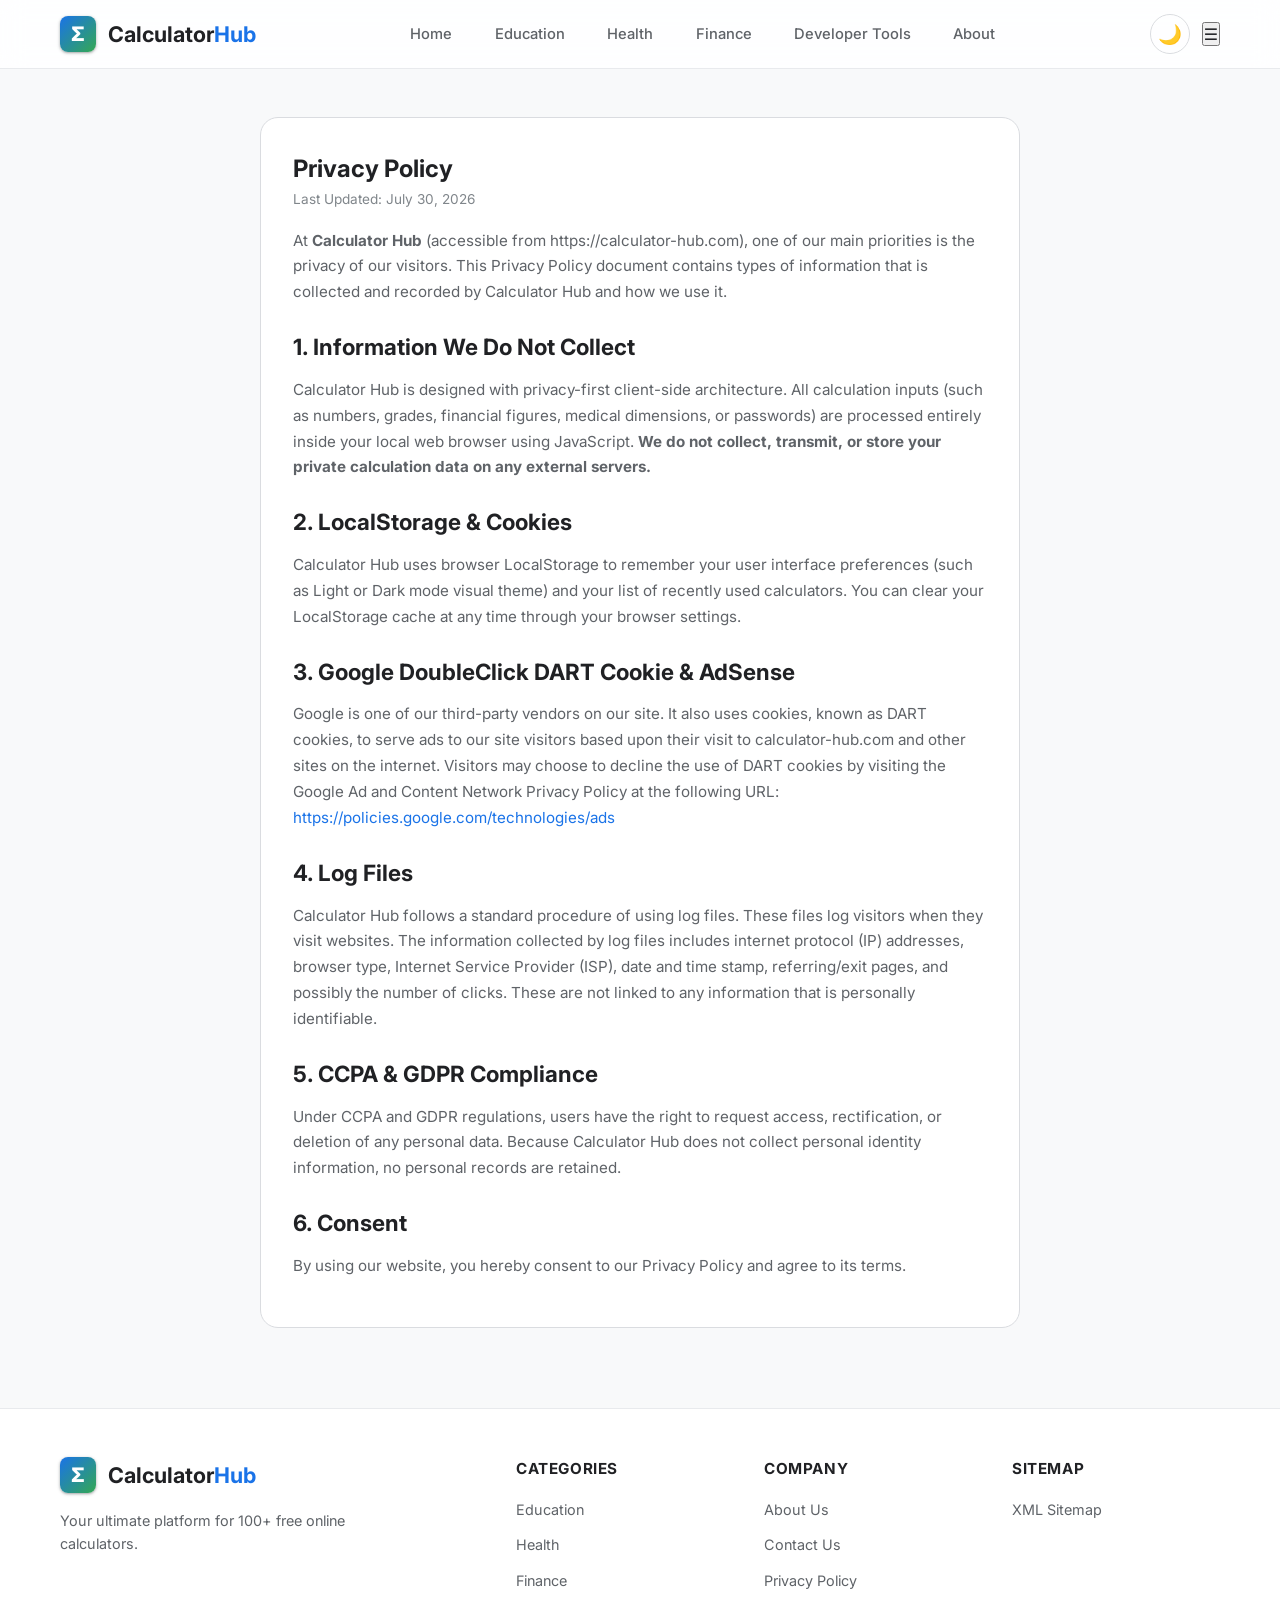
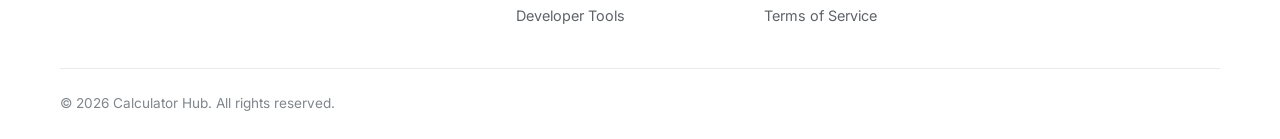
<file: pages/privacy-policy.html>
<!DOCTYPE html>
<html lang="en" data-theme="light">
<head>
  <meta charset="UTF-8">
  <meta name="viewport" content="width=device-width, initial-scale=1.0">
  <title>Privacy Policy - Calculator Hub</title>
  <meta name="description" content="Privacy Policy for Calculator Hub. Learn how we respect user privacy, handle local storage, and use Google AdSense advertising.">
  <link rel="stylesheet" href="/assets/css/styles.css">
  <link rel="preconnect" href="https://fonts.googleapis.com">
  <link rel="preconnect" href="https://fonts.gstatic.com" crossorigin>
  <link href="https://fonts.googleapis.com/css2?family=Inter:wght@400;500;600;700;800&family=JetBrains+Mono:wght@500;700&display=swap" rel="stylesheet">
</head>
<body>
  <header class="header">
    <div class="container header-inner">
      <a href="/index.html" class="logo">
        <div class="logo-icon">Σ</div>
        <div class="logo-text">Calculator<span>Hub</span></div>
      </a>
      <nav>
        <ul class="nav-menu" id="nav-menu">
          <li><a href="/index.html" class="nav-link">Home</a></li>
          <li><a href="/calculators/education.html" class="nav-link">Education</a></li>
          <li><a href="/calculators/health.html" class="nav-link">Health</a></li>
          <li><a href="/calculators/finance.html" class="nav-link">Finance</a></li>
          <li><a href="/calculators/developer.html" class="nav-link">Developer Tools</a></li>
          <li><a href="/pages/about.html" class="nav-link">About</a></li>
        </ul>
      </nav>
      <div class="header-actions">
        <button id="theme-toggle" class="theme-toggle-btn" aria-label="Toggle theme">🌙</button>
        <button id="mobile-menu-btn" class="mobile-menu-btn" aria-label="Open menu">☰</button>
      </div>
    </div>
  </header>

  <main class="container" style="max-width:800px; margin:3rem auto;">
    <article class="seo-article">
      <h1>Privacy Policy</h1>
      <p style="color:var(--text-muted); font-size:0.85rem;">Last Updated: July 30, 2026</p>
      
      <p>At <strong>Calculator Hub</strong> (accessible from https://calculator-hub.com), one of our main priorities is the privacy of our visitors. This Privacy Policy document contains types of information that is collected and recorded by Calculator Hub and how we use it.</p>

      <h2>1. Information We Do Not Collect</h2>
      <p>Calculator Hub is designed with privacy-first client-side architecture. All calculation inputs (such as numbers, grades, financial figures, medical dimensions, or passwords) are processed entirely inside your local web browser using JavaScript. <strong>We do not collect, transmit, or store your private calculation data on any external servers.</strong></p>

      <h2>2. LocalStorage & Cookies</h2>
      <p>Calculator Hub uses browser LocalStorage to remember your user interface preferences (such as Light or Dark mode visual theme) and your list of recently used calculators. You can clear your LocalStorage cache at any time through your browser settings.</p>

      <h2>3. Google DoubleClick DART Cookie & AdSense</h2>
      <p>Google is one of our third-party vendors on our site. It also uses cookies, known as DART cookies, to serve ads to our site visitors based upon their visit to calculator-hub.com and other sites on the internet. Visitors may choose to decline the use of DART cookies by visiting the Google Ad and Content Network Privacy Policy at the following URL: <a href="https://policies.google.com/technologies/ads" target="_blank" rel="noopener">https://policies.google.com/technologies/ads</a></p>

      <h2>4. Log Files</h2>
      <p>Calculator Hub follows a standard procedure of using log files. These files log visitors when they visit websites. The information collected by log files includes internet protocol (IP) addresses, browser type, Internet Service Provider (ISP), date and time stamp, referring/exit pages, and possibly the number of clicks. These are not linked to any information that is personally identifiable.</p>

      <h2>5. CCPA & GDPR Compliance</h2>
      <p>Under CCPA and GDPR regulations, users have the right to request access, rectification, or deletion of any personal data. Because Calculator Hub does not collect personal identity information, no personal records are retained.</p>

      <h2>6. Consent</h2>
      <p>By using our website, you hereby consent to our Privacy Policy and agree to its terms.</p>
    </article>
  </main>

  <footer class="footer">
    <div class="container">
      <div class="footer-grid">
        <div class="footer-brand">
          <a href="/index.html" class="logo">
            <div class="logo-icon">Σ</div>
            <div class="logo-text">Calculator<span>Hub</span></div>
          </a>
          <p class="footer-desc">Your ultimate platform for 100+ free online calculators.</p>
        </div>
        <div>
          <h4 class="footer-col-title">Categories</h4>
          <ul class="footer-links">
            <li><a href="/calculators/education.html" class="footer-link">Education</a></li>
            <li><a href="/calculators/health.html" class="footer-link">Health</a></li>
            <li><a href="/calculators/finance.html" class="footer-link">Finance</a></li>
            <li><a href="/calculators/developer.html" class="footer-link">Developer Tools</a></li>
          </ul>
        </div>
        <div>
          <h4 class="footer-col-title">Company</h4>
          <ul class="footer-links">
            <li><a href="/pages/about.html" class="footer-link">About Us</a></li>
            <li><a href="/pages/contact.html" class="footer-link">Contact Us</a></li>
            <li><a href="/pages/privacy-policy.html" class="footer-link">Privacy Policy</a></li>
            <li><a href="/pages/terms.html" class="footer-link">Terms of Service</a></li>
          </ul>
        </div>
        <div>
          <h4 class="footer-col-title">Sitemap</h4>
          <ul class="footer-links">
            <li><a href="/sitemap.xml" class="footer-link">XML Sitemap</a></li>
          </ul>
        </div>
      </div>
      <div class="footer-bottom">
        <div>&copy; 2026 Calculator Hub. All rights reserved.</div>
      </div>
    </div>
  </footer>

  <script src="/assets/js/app.js"></script>
</body>
</html>
</file>
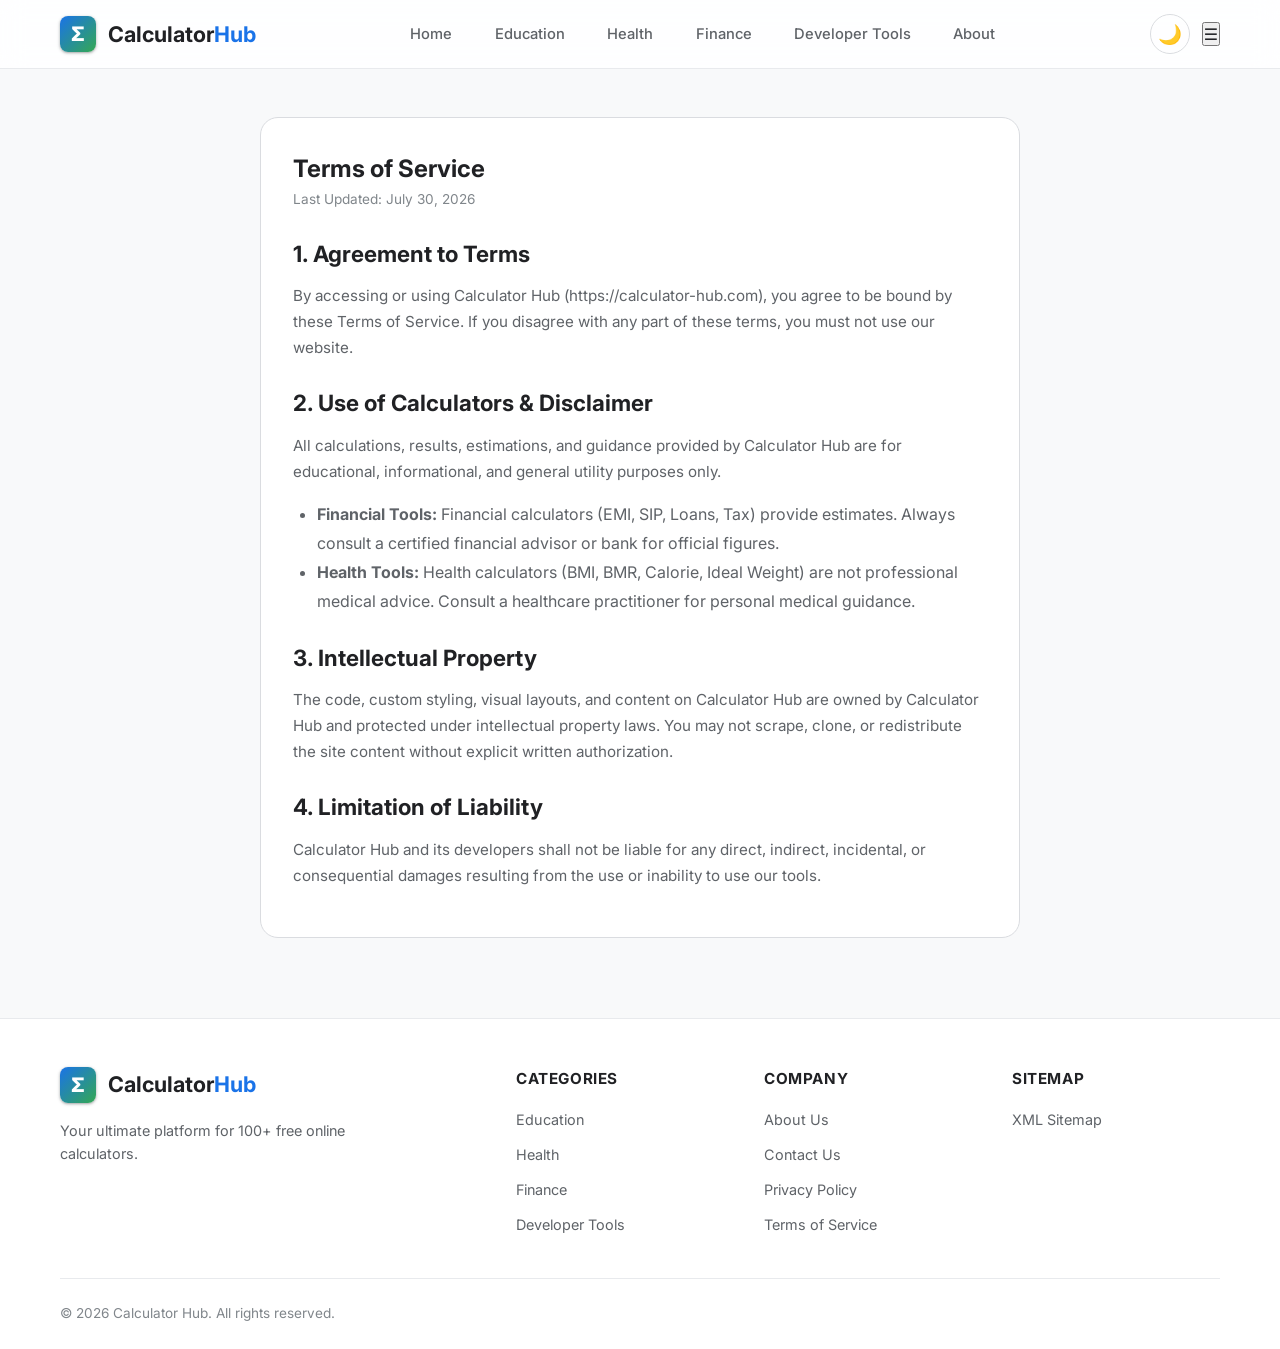
<file: pages/terms.html>
<!DOCTYPE html>
<html lang="en" data-theme="light">
<head>
  <meta charset="UTF-8">
  <meta name="viewport" content="width=device-width, initial-scale=1.0">
  <title>Terms of Service - Calculator Hub</title>
  <meta name="description" content="Terms of Service for Calculator Hub. Guidelines and terms of website use.">
  <link rel="stylesheet" href="/assets/css/styles.css">
  <link rel="preconnect" href="https://fonts.googleapis.com">
  <link rel="preconnect" href="https://fonts.gstatic.com" crossorigin>
  <link href="https://fonts.googleapis.com/css2?family=Inter:wght@400;500;600;700;800&family=JetBrains+Mono:wght@500;700&display=swap" rel="stylesheet">
</head>
<body>
  <header class="header">
    <div class="container header-inner">
      <a href="/index.html" class="logo">
        <div class="logo-icon">Σ</div>
        <div class="logo-text">Calculator<span>Hub</span></div>
      </a>
      <nav>
        <ul class="nav-menu" id="nav-menu">
          <li><a href="/index.html" class="nav-link">Home</a></li>
          <li><a href="/calculators/education.html" class="nav-link">Education</a></li>
          <li><a href="/calculators/health.html" class="nav-link">Health</a></li>
          <li><a href="/calculators/finance.html" class="nav-link">Finance</a></li>
          <li><a href="/calculators/developer.html" class="nav-link">Developer Tools</a></li>
          <li><a href="/pages/about.html" class="nav-link">About</a></li>
        </ul>
      </nav>
      <div class="header-actions">
        <button id="theme-toggle" class="theme-toggle-btn" aria-label="Toggle theme">🌙</button>
        <button id="mobile-menu-btn" class="mobile-menu-btn" aria-label="Open menu">☰</button>
      </div>
    </div>
  </header>

  <main class="container" style="max-width:800px; margin:3rem auto;">
    <article class="seo-article">
      <h1>Terms of Service</h1>
      <p style="color:var(--text-muted); font-size:0.85rem;">Last Updated: July 30, 2026</p>

      <h2>1. Agreement to Terms</h2>
      <p>By accessing or using Calculator Hub (https://calculator-hub.com), you agree to be bound by these Terms of Service. If you disagree with any part of these terms, you must not use our website.</p>

      <h2>2. Use of Calculators & Disclaimer</h2>
      <p>All calculations, results, estimations, and guidance provided by Calculator Hub are for educational, informational, and general utility purposes only.</p>
      <ul style="margin-left:1.5rem; color:var(--text-secondary); line-height:1.8;">
        <li><strong>Financial Tools:</strong> Financial calculators (EMI, SIP, Loans, Tax) provide estimates. Always consult a certified financial advisor or bank for official figures.</li>
        <li><strong>Health Tools:</strong> Health calculators (BMI, BMR, Calorie, Ideal Weight) are not professional medical advice. Consult a healthcare practitioner for personal medical guidance.</li>
      </ul>

      <h2>3. Intellectual Property</h2>
      <p>The code, custom styling, visual layouts, and content on Calculator Hub are owned by Calculator Hub and protected under intellectual property laws. You may not scrape, clone, or redistribute the site content without explicit written authorization.</p>

      <h2>4. Limitation of Liability</h2>
      <p>Calculator Hub and its developers shall not be liable for any direct, indirect, incidental, or consequential damages resulting from the use or inability to use our tools.</p>
    </article>
  </main>

  <footer class="footer">
    <div class="container">
      <div class="footer-grid">
        <div class="footer-brand">
          <a href="/index.html" class="logo">
            <div class="logo-icon">Σ</div>
            <div class="logo-text">Calculator<span>Hub</span></div>
          </a>
          <p class="footer-desc">Your ultimate platform for 100+ free online calculators.</p>
        </div>
        <div>
          <h4 class="footer-col-title">Categories</h4>
          <ul class="footer-links">
            <li><a href="/calculators/education.html" class="footer-link">Education</a></li>
            <li><a href="/calculators/health.html" class="footer-link">Health</a></li>
            <li><a href="/calculators/finance.html" class="footer-link">Finance</a></li>
            <li><a href="/calculators/developer.html" class="footer-link">Developer Tools</a></li>
          </ul>
        </div>
        <div>
          <h4 class="footer-col-title">Company</h4>
          <ul class="footer-links">
            <li><a href="/pages/about.html" class="footer-link">About Us</a></li>
            <li><a href="/pages/contact.html" class="footer-link">Contact Us</a></li>
            <li><a href="/pages/privacy-policy.html" class="footer-link">Privacy Policy</a></li>
            <li><a href="/pages/terms.html" class="footer-link">Terms of Service</a></li>
          </ul>
        </div>
        <div>
          <h4 class="footer-col-title">Sitemap</h4>
          <ul class="footer-links">
            <li><a href="/sitemap.xml" class="footer-link">XML Sitemap</a></li>
          </ul>
        </div>
      </div>
      <div class="footer-bottom">
        <div>&copy; 2026 Calculator Hub. All rights reserved.</div>
      </div>
    </div>
  </footer>

  <script src="/assets/js/app.js"></script>
</body>
</html>
</file>
<file: assets/css/styles.css>
/* ==========================================================================
   CALCULATOR HUB - MODERN DESIGN SYSTEM
   Google-inspired clean minimalism, dark mode support, mobile-first responsive
   ========================================================================== */

:root {
  /* Color Palette - Light Mode */
  --bg-primary: #f8f9fa;
  --bg-surface: #ffffff;
  --bg-surface-hover: #f1f3f4;
  --bg-card: #ffffff;
  --bg-glass: rgba(255, 255, 255, 0.85);
  
  --text-primary: #202124;
  --text-secondary: #5f6368;
  --text-muted: #80868b;
  
  --accent-primary: #1a73e8;
  --accent-hover: #1557b0;
  --accent-light: #e8f0fe;
  --accent-gradient: linear-gradient(135deg, #1a73e8 0%, #34a853 100%);
  
  --success: #34a853;
  --warning: #fbbc04;
  --danger: #ea4335;
  --info: #4285f4;
  
  --border-color: #dadce0;
  --border-light: #e8eaed;
  
  --shadow-sm: 0 1px 2px 0 rgba(60,64,67,0.3), 0 1px 3px 1px rgba(60,64,67,0.15);
  --shadow-md: 0 4px 6px -1px rgba(0,0,0,0.1), 0 2px 4px -1px rgba(0,0,0,0.06);
  --shadow-lg: 0 10px 25px -5px rgba(0,0,0,0.1), 0 8px 10px -6px rgba(0,0,0,0.05);
  --shadow-glow: 0 0 20px rgba(26, 115, 232, 0.25);
  
  --radius-sm: 8px;
  --radius-md: 12px;
  --radius-lg: 18px;
  --radius-full: 9999px;
  
  --font-family: 'Inter', system-ui, -apple-system, BlinkMacSystemFont, 'Segoe UI', Roboto, Oxygen, Ubuntu, Cantarell, sans-serif;
  --font-mono: 'JetBrains Mono', 'Fira Code', Consolas, Monaco, monospace;
  
  --transition-fast: 0.15s ease;
  --transition-normal: 0.25s ease;
  --container-max: 1200px;
}

[data-theme="dark"] {
  --bg-primary: #121214;
  --bg-surface: #1e1f23;
  --bg-surface-hover: #2a2b30;
  --bg-card: #1e1f23;
  --bg-glass: rgba(30, 31, 35, 0.85);
  
  --text-primary: #e8eaed;
  --text-secondary: #9aa0a6;
  --text-muted: #70757a;
  
  --accent-primary: #8ab4f8;
  --accent-hover: #aecbfa;
  --accent-light: rgba(138, 180, 248, 0.15);
  --accent-gradient: linear-gradient(135deg, #8ab4f8 0%, #81c995 100%);
  
  --border-color: #3c4043;
  --border-light: #2e3134;
  
  --shadow-sm: 0 1px 3px 0 rgba(0,0,0,0.5);
  --shadow-md: 0 4px 12px rgba(0,0,0,0.4);
  --shadow-lg: 0 12px 30px rgba(0,0,0,0.6);
  --shadow-glow: 0 0 25px rgba(138, 180, 248, 0.2);
}

/* Reset & Base Styles */
*, *::before, *::after {
  box-sizing: border-box;
  margin: 0;
  padding: 0;
}

html {
  font-size: 16px;
  scroll-behavior: smooth;
}

body {
  font-family: var(--font-family);
  background-color: var(--bg-primary);
  color: var(--text-primary);
  line-height: 1.6;
  min-height: 100vh;
  display: flex;
  flex-direction: column;
  transition: background-color var(--transition-normal), color var(--transition-normal);
  -webkit-font-smoothing: antialiased;
}

a {
  color: var(--accent-primary);
  text-decoration: none;
  transition: color var(--transition-fast);
}

a:hover {
  text-decoration: underline;
}

img {
  max-width: 100%;
  height: auto;
  display: block;
}

button, input, select, textarea {
  font-family: inherit;
  font-size: inherit;
  color: inherit;
}

/* Layout Containers */
.container {
  width: 100%;
  max-width: var(--container-max);
  margin: 0 auto;
  padding: 0 1.25rem;
}

/* Header & Navigation */
.header {
  position: sticky;
  top: 0;
  z-index: 100;
  background-color: var(--bg-glass);
  backdrop-filter: blur(12px);
  -webkit-backdrop-filter: blur(12px);
  border-bottom: 1px solid var(--border-light);
  transition: background-color var(--transition-normal), border-color var(--transition-normal);
}

.header-inner {
  display: flex;
  align-items: center;
  justify-content: space-between;
  height: 4.25rem;
}

.logo {
  display: flex;
  align-items: center;
  gap: 0.75rem;
  font-size: 1.35rem;
  font-weight: 700;
  color: var(--text-primary);
  text-decoration: none !important;
}

.logo-icon {
  width: 2.25rem;
  height: 2.25rem;
  background: var(--accent-gradient);
  color: #fff;
  border-radius: var(--radius-sm);
  display: flex;
  align-items: center;
  justify-content: center;
  font-size: 1.25rem;
  font-weight: 800;
  box-shadow: var(--shadow-sm);
}

.logo-text span {
  color: var(--accent-primary);
}

.nav-menu {
  display: flex;
  align-items: center;
  gap: 1.25rem;
  list-style: none;
}

.nav-link {
  color: var(--text-secondary);
  font-weight: 500;
  font-size: 0.92rem;
  padding: 0.45rem 0.7rem;
  border-radius: var(--radius-sm);
  transition: all var(--transition-fast);
}

.nav-link:hover, .nav-link.active {
  color: var(--accent-primary);
  background-color: var(--accent-light);
  text-decoration: none;
}

.header-actions {
  display: flex;
  align-items: center;
  gap: 0.75rem;
}

.theme-toggle-btn {
  background: transparent;
  border: 1px solid var(--border-color);
  color: var(--text-primary);
  width: 2.5rem;
  height: 2.5rem;
  border-radius: var(--radius-full);
  display: flex;
  align-items: center;
  justify-content: center;
  cursor: pointer;
  transition: all var(--transition-fast);
  font-size: 1.2rem;
}

.theme-toggle-btn:hover {
  background-color: var(--bg-surface-hover);
  border-color: var(--accent-primary);
  color: var(--accent-primary);
}

/* Hero Section */
.hero-section {
  padding: 3.5rem 0 2.5rem 0;
  text-align: center;
  background: radial-gradient(circle at 50% 0%, var(--accent-light) 0%, transparent 70%);
}

.hero-title {
  font-size: 2.5rem;
  font-weight: 800;
  letter-spacing: -0.02em;
  margin-bottom: 0.75rem;
  color: var(--text-primary);
  line-height: 1.2;
}

.hero-subtitle {
  font-size: 1.15rem;
  color: var(--text-secondary);
  max-width: 650px;
  margin: 0 auto 2rem auto;
}

/* Search Bar Component */
.search-container {
  max-width: 650px;
  margin: 0 auto;
  position: relative;
}

.search-box {
  display: flex;
  align-items: center;
  background: var(--bg-card);
  border: 2px solid var(--border-color);
  border-radius: var(--radius-full);
  padding: 0.4rem 0.6rem 0.4rem 1.4rem;
  box-shadow: var(--shadow-md);
  transition: all var(--transition-normal);
}

.search-box:focus-within {
  border-color: var(--accent-primary);
  box-shadow: var(--shadow-glow);
}

.search-icon {
  color: var(--text-muted);
  font-size: 1.2rem;
  margin-right: 0.75rem;
}

.search-input {
  width: 100%;
  border: none;
  outline: none;
  background: transparent;
  font-size: 1.05rem;
  color: var(--text-primary);
}

.search-input::placeholder {
  color: var(--text-muted);
}

.search-results-dropdown {
  position: absolute;
  top: calc(100% + 8px);
  left: 0;
  right: 0;
  background: var(--bg-card);
  border: 1px solid var(--border-color);
  border-radius: var(--radius-md);
  box-shadow: var(--shadow-lg);
  max-height: 380px;
  overflow-y: auto;
  z-index: 90;
  display: none;
  text-align: left;
}

.search-results-dropdown.active {
  display: block;
  animation: fadeIn 0.2s ease-out;
}

.search-result-item {
  display: flex;
  align-items: center;
  justify-content: space-between;
  padding: 0.85rem 1.25rem;
  border-bottom: 1px solid var(--border-light);
  cursor: pointer;
  text-decoration: none !important;
  transition: background-color var(--transition-fast);
}

.search-result-item:last-child {
  border-bottom: none;
}

.search-result-item:hover {
  background-color: var(--accent-light);
}

.search-result-title {
  font-weight: 600;
  color: var(--text-primary);
  font-size: 0.95rem;
}

.search-result-badge {
  font-size: 0.75rem;
  padding: 0.2rem 0.6rem;
  border-radius: var(--radius-full);
  background-color: var(--bg-surface-hover);
  color: var(--text-secondary);
}

/* Category Grid & Cards */
.section-title {
  font-size: 1.75rem;
  font-weight: 700;
  margin-bottom: 0.4rem;
}

.section-subtitle {
  color: var(--text-secondary);
  margin-bottom: 2rem;
  font-size: 0.95rem;
}

.category-grid {
  display: grid;
  grid-template-columns: repeat(auto-fill, minmax(260px, 1fr));
  gap: 1.5rem;
  margin-bottom: 3rem;
}

.category-card {
  background: var(--bg-card);
  border: 1px solid var(--border-color);
  border-radius: var(--radius-md);
  padding: 1.5rem;
  transition: all var(--transition-normal);
  display: flex;
  flex-direction: column;
}

.category-card:hover {
  transform: translateY(-4px);
  box-shadow: var(--shadow-lg);
  border-color: var(--accent-primary);
}

.category-card-icon {
  width: 3.25rem;
  height: 3.25rem;
  border-radius: var(--radius-md);
  background: var(--accent-light);
  color: var(--accent-primary);
  display: flex;
  align-items: center;
  justify-content: center;
  font-size: 1.6rem;
  margin-bottom: 1.25rem;
}

.category-card-title {
  font-size: 1.2rem;
  font-weight: 700;
  margin-bottom: 0.3rem;
}

.category-card-count {
  font-size: 0.85rem;
  color: var(--accent-primary);
  font-weight: 600;
  margin-bottom: 0.75rem;
}

.category-card-desc {
  font-size: 0.9rem;
  color: var(--text-secondary);
  margin-bottom: 1.25rem;
  flex-grow: 1;
}

.category-card-link {
  font-weight: 600;
  font-size: 0.9rem;
  display: inline-flex;
  align-items: center;
  gap: 0.35rem;
}

/* Calculator Grid & Items */
.calculator-grid {
  display: grid;
  grid-template-columns: repeat(auto-fill, minmax(270px, 1fr));
  gap: 1.25rem;
}

.calculator-item-card {
  background: var(--bg-card);
  border: 1px solid var(--border-color);
  border-radius: var(--radius-md);
  padding: 1.25rem;
  transition: all var(--transition-fast);
  display: flex;
  flex-direction: column;
  height: 100%;
  text-decoration: none !important;
}

.calculator-item-card:hover {
  border-color: var(--accent-primary);
  box-shadow: var(--shadow-md);
  transform: translateY(-2px);
}

.calculator-item-title {
  font-size: 1.05rem;
  font-weight: 600;
  color: var(--text-primary);
  margin-bottom: 0.4rem;
}

.calculator-item-desc {
  font-size: 0.85rem;
  color: var(--text-secondary);
  margin-bottom: 1rem;
  line-height: 1.4;
  flex-grow: 1;
}

.calculator-item-footer {
  display: flex;
  align-items: center;
  justify-content: space-between;
  margin-top: auto;
  padding-top: 0.75rem;
  border-top: 1px solid var(--border-light);
}

.calculator-tag {
  font-size: 0.75rem;
  padding: 0.2rem 0.5rem;
  background-color: var(--accent-light);
  color: var(--accent-primary);
  border-radius: var(--radius-sm);
  font-weight: 600;
}

/* AdSense Slot Styling */
.adsense-container {
  margin: 2rem 0;
  padding: 1rem;
  background-color: var(--bg-surface-hover);
  border: 1px dashed var(--border-color);
  border-radius: var(--radius-md);
  text-align: center;
  position: relative;
  overflow: hidden;
}

.adsense-label {
  font-size: 0.7rem;
  text-transform: uppercase;
  letter-spacing: 0.05em;
  color: var(--text-muted);
  margin-bottom: 0.5rem;
}

.adsense-placeholder {
  min-height: 100px;
  display: flex;
  align-items: center;
  justify-content: center;
  color: var(--text-muted);
  font-size: 0.85rem;
}

.adsense-sidebar {
  min-height: 250px;
}

.adsense-banner {
  min-height: 90px;
}

/* Calculator Detailed Page View Layout */
.calculator-page-layout {
  display: grid;
  grid-template-columns: 1fr 320px;
  gap: 2rem;
  margin: 2rem 0;
}

.calculator-main-content {
  min-width: 0;
}

.calculator-sidebar {
  display: flex;
  flex-direction: column;
  gap: 1.5rem;
}

/* Calculator Component Card */
.calculator-card {
  background: var(--bg-card);
  border: 1px solid var(--border-color);
  border-radius: var(--radius-lg);
  padding: 2rem;
  box-shadow: var(--shadow-md);
  margin-bottom: 2rem;
}

.calculator-header {
  margin-bottom: 1.75rem;
  border-bottom: 1px solid var(--border-light);
  padding-bottom: 1rem;
}

.calculator-title {
  font-size: 1.85rem;
  font-weight: 800;
  margin-bottom: 0.4rem;
}

.calculator-subtitle {
  color: var(--text-secondary);
  font-size: 0.95rem;
}

/* Input Fields & Controls */
.form-group {
  margin-bottom: 1.35rem;
}

.form-label {
  display: block;
  font-weight: 600;
  font-size: 0.9rem;
  margin-bottom: 0.4rem;
  color: var(--text-primary);
}

.form-control {
  width: 100%;
  padding: 0.75rem 1rem;
  background-color: var(--bg-primary);
  border: 1.5px solid var(--border-color);
  border-radius: var(--radius-sm);
  color: var(--text-primary);
  font-size: 1rem;
  transition: border-color var(--transition-fast), box-shadow var(--transition-fast);
}

.form-control:focus {
  outline: none;
  border-color: var(--accent-primary);
  box-shadow: 0 0 0 3px var(--accent-light);
}

.form-row {
  display: grid;
  grid-template-columns: repeat(auto-fit, minmax(200px, 1fr));
  gap: 1rem;
}

.btn-group {
  display: flex;
  gap: 0.75rem;
  margin-top: 1.75rem;
  flex-wrap: wrap;
}

.btn {
  padding: 0.75rem 1.5rem;
  font-weight: 600;
  font-size: 0.95rem;
  border-radius: var(--radius-sm);
  border: none;
  cursor: pointer;
  display: inline-flex;
  align-items: center;
  justify-content: center;
  gap: 0.5rem;
  transition: all var(--transition-fast);
}

.btn-primary {
  background-color: var(--accent-primary);
  color: #ffffff;
  box-shadow: var(--shadow-sm);
}

.btn-primary:hover {
  background-color: var(--accent-hover);
  box-shadow: var(--shadow-md);
}

.btn-secondary {
  background-color: var(--bg-surface-hover);
  color: var(--text-primary);
  border: 1px solid var(--border-color);
}

.btn-secondary:hover {
  background-color: var(--border-light);
}

.btn-outline {
  background: transparent;
  border: 1px solid var(--border-color);
  color: var(--text-secondary);
}

.btn-outline:hover {
  border-color: var(--accent-primary);
  color: var(--accent-primary);
}

/* Calculator Result Section */
.result-box {
  margin-top: 2rem;
  padding: 1.5rem;
  background: var(--accent-light);
  border: 1.5px solid var(--accent-primary);
  border-radius: var(--radius-md);
  animation: slideUp 0.3s ease-out;
}

.result-title {
  font-size: 0.85rem;
  text-transform: uppercase;
  letter-spacing: 0.05em;
  color: var(--accent-primary);
  font-weight: 700;
  margin-bottom: 0.5rem;
}

.result-value {
  font-size: 2rem;
  font-weight: 800;
  color: var(--text-primary);
  line-height: 1.2;
  margin-bottom: 0.5rem;
  font-family: var(--font-mono);
  word-break: break-all;
}

.result-explanation {
  font-size: 0.95rem;
  color: var(--text-secondary);
  margin-top: 0.75rem;
}

.result-actions {
  display: flex;
  gap: 0.5rem;
  margin-top: 1rem;
}

/* SEO Content Section on Calculator Pages */
.seo-article {
  background: var(--bg-card);
  border: 1px solid var(--border-color);
  border-radius: var(--radius-lg);
  padding: 2rem;
  margin-bottom: 2rem;
}

.seo-article h2 {
  font-size: 1.4rem;
  font-weight: 700;
  margin: 1.5rem 0 0.75rem 0;
  color: var(--text-primary);
}

.seo-article h2:first-child {
  margin-top: 0;
}

.seo-article p {
  color: var(--text-secondary);
  font-size: 0.95rem;
  margin-bottom: 1rem;
  line-height: 1.7;
}

.formula-card {
  background-color: var(--bg-primary);
  border-left: 4px solid var(--accent-primary);
  padding: 1.25rem;
  border-radius: 0 var(--radius-sm) var(--radius-sm) 0;
  margin: 1.25rem 0;
  font-family: var(--font-mono);
  font-size: 1rem;
  color: var(--text-primary);
}

/* FAQ Accordion */
.faq-container {
  margin-top: 1.5rem;
}

.faq-item {
  border: 1px solid var(--border-color);
  border-radius: var(--radius-sm);
  margin-bottom: 0.75rem;
  overflow: hidden;
  background-color: var(--bg-card);
}

.faq-question {
  padding: 1rem 1.25rem;
  font-weight: 600;
  font-size: 0.95rem;
  cursor: pointer;
  display: flex;
  align-items: center;
  justify-content: space-between;
  user-select: none;
  color: var(--text-primary);
}

.faq-question:hover {
  background-color: var(--bg-surface-hover);
}

.faq-answer {
  padding: 0 1.25rem 1rem 1.25rem;
  color: var(--text-secondary);
  font-size: 0.9rem;
  line-height: 1.6;
}

/* Toast Notifications */
.toast-container {
  position: fixed;
  bottom: 2rem;
  right: 2rem;
  z-index: 1000;
  display: flex;
  flex-direction: column;
  gap: 0.5rem;
}

.toast {
  background: var(--text-primary);
  color: var(--bg-primary);
  padding: 0.75rem 1.25rem;
  border-radius: var(--radius-sm);
  font-size: 0.9rem;
  font-weight: 500;
  box-shadow: var(--shadow-lg);
  animation: slideInRight 0.3s ease-out;
}

/* Sidebar Widgets */
.sidebar-widget {
  background: var(--bg-card);
  border: 1px solid var(--border-color);
  border-radius: var(--radius-md);
  padding: 1.25rem;
}

.sidebar-widget-title {
  font-size: 1.05rem;
  font-weight: 700;
  margin-bottom: 1rem;
  padding-bottom: 0.5rem;
  border-bottom: 1px solid var(--border-light);
}

.recent-list, .popular-list {
  list-style: none;
  display: flex;
  flex-direction: column;
  gap: 0.6rem;
}

.recent-item-link {
  color: var(--text-primary);
  font-size: 0.88rem;
  display: flex;
  align-items: center;
  justify-content: space-between;
}

.recent-item-link:hover {
  color: var(--accent-primary);
}

/* Footer */
.footer {
  margin-top: auto;
  background-color: var(--bg-surface);
  border-top: 1px solid var(--border-light);
  padding: 3rem 0 1.5rem 0;
}

.footer-grid {
  display: grid;
  grid-template-columns: 2fr repeat(3, 1fr);
  gap: 2.5rem;
  margin-bottom: 2.5rem;
}

.footer-brand {
  display: flex;
  flex-direction: column;
  gap: 1rem;
}

.footer-desc {
  color: var(--text-secondary);
  font-size: 0.9rem;
  max-width: 320px;
}

.footer-col-title {
  font-size: 0.95rem;
  font-weight: 700;
  color: var(--text-primary);
  margin-bottom: 1rem;
  text-transform: uppercase;
  letter-spacing: 0.04em;
}

.footer-links {
  list-style: none;
  display: flex;
  flex-direction: column;
  gap: 0.6rem;
}

.footer-link {
  color: var(--text-secondary);
  font-size: 0.9rem;
}

.footer-link:hover {
  color: var(--accent-primary);
}

.footer-bottom {
  border-top: 1px solid var(--border-light);
  padding-top: 1.5rem;
  display: flex;
  align-items: center;
  justify-content: space-between;
  font-size: 0.85rem;
  color: var(--text-muted);
}

/* Animations */
@keyframes fadeIn {
  from { opacity: 0; transform: translateY(-4px); }
  to { opacity: 1; transform: translateY(0); }
}

@keyframes slideUp {
  from { opacity: 0; transform: translateY(12px); }
  to { opacity: 1; transform: translateY(0); }
}

@keyframes slideInRight {
  from { opacity: 0; transform: translateX(20px); }
  to { opacity: 1; transform: translateX(0); }
}

/* Responsive Media Queries */
@media (max-width: 992px) {
  .calculator-page-layout {
    grid-template-columns: 1fr;
  }
  .footer-grid {
    grid-template-columns: 1fr 1fr;
  }
}

@media (max-width: 768px) {
  .hero-title {
    font-size: 2rem;
  }
  .nav-menu {
    display: none;
  }
  .footer-grid {
    grid-template-columns: 1fr;
  }
  .calculator-card {
    padding: 1.25rem;
  }
  .footer-bottom {
    flex-direction: column;
    gap: 0.75rem;
    text-align: center;
  }
}
</file>
